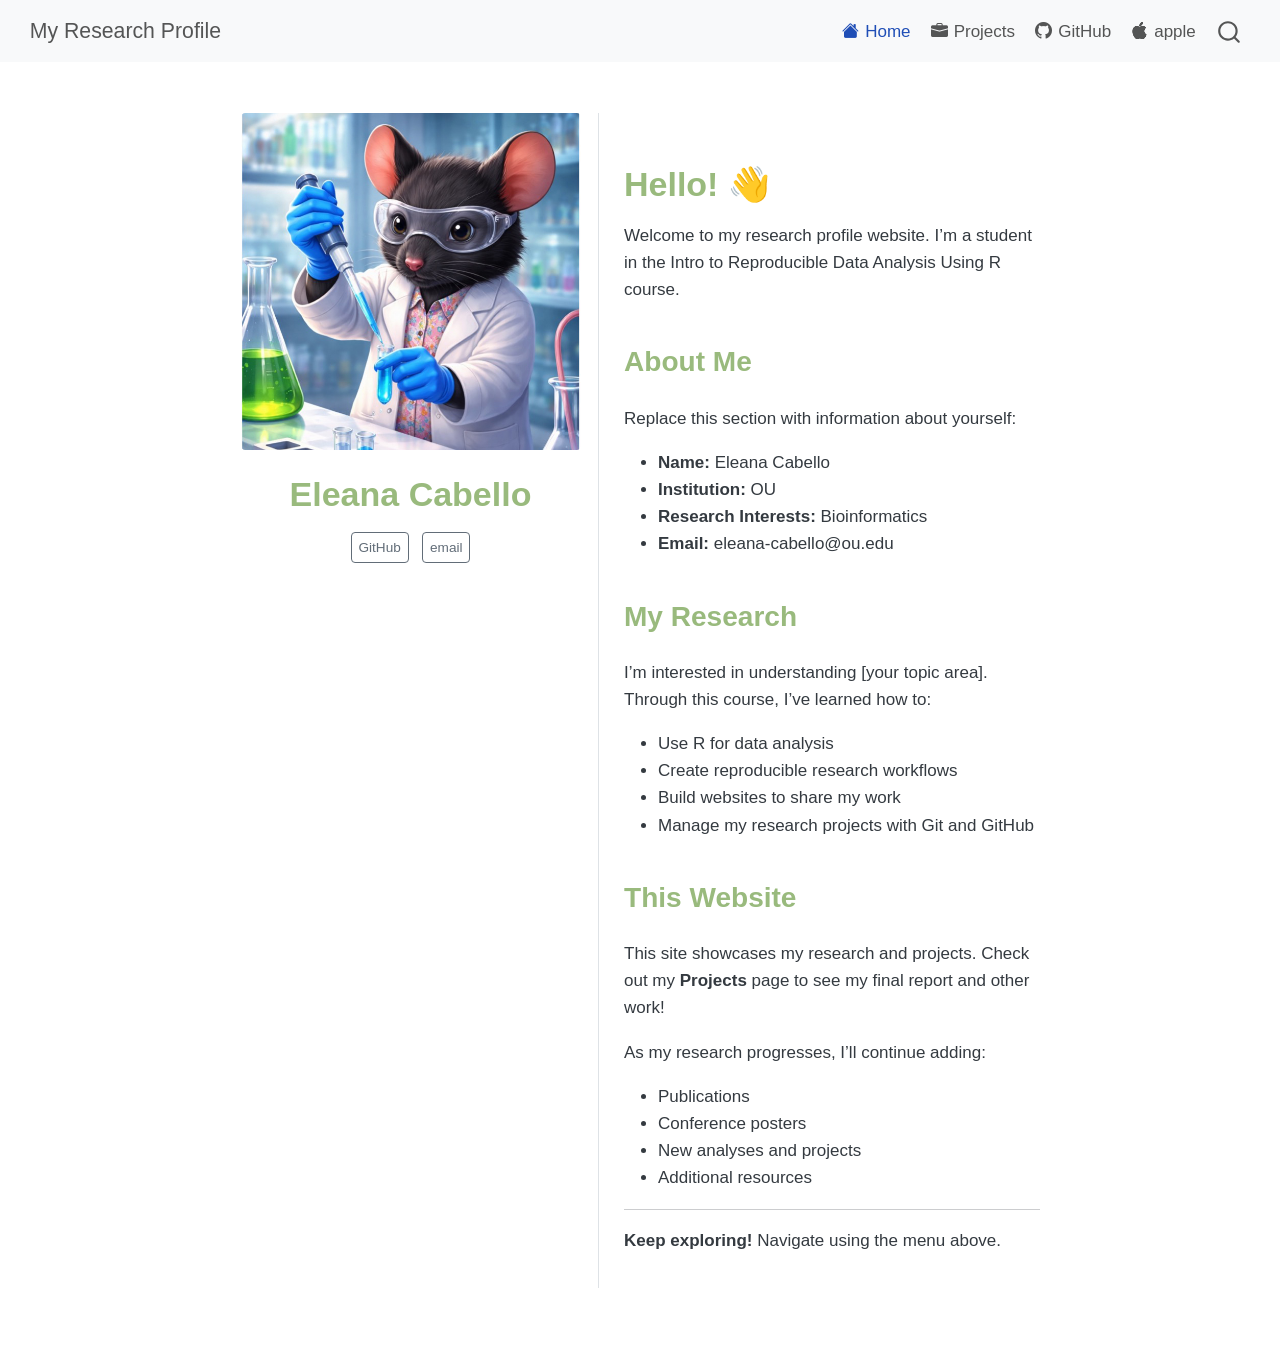
<file: docs/index.html>
<!DOCTYPE html>
<html xmlns="http://www.w3.org/1999/xhtml" lang="en" xml:lang="en"><head>

<meta charset="utf-8">
<meta name="generator" content="quarto-1.6.40">

<meta name="viewport" content="width=device-width, initial-scale=1.0, user-scalable=yes">


<title>Eleana Cabello – My Research Profile</title>
<style>
code{white-space: pre-wrap;}
span.smallcaps{font-variant: small-caps;}
div.columns{display: flex; gap: min(4vw, 1.5em);}
div.column{flex: auto; overflow-x: auto;}
div.hanging-indent{margin-left: 1.5em; text-indent: -1.5em;}
ul.task-list{list-style: none;}
ul.task-list li input[type="checkbox"] {
  width: 0.8em;
  margin: 0 0.8em 0.2em -1em; /* quarto-specific, see https://github.com/quarto-dev/quarto-cli/issues/4556 */ 
  vertical-align: middle;
}
</style>


<script src="site_libs/quarto-nav/quarto-nav.js"></script>
<script src="site_libs/quarto-nav/headroom.min.js"></script>
<script src="site_libs/clipboard/clipboard.min.js"></script>
<script src="site_libs/quarto-search/autocomplete.umd.js"></script>
<script src="site_libs/quarto-search/fuse.min.js"></script>
<script src="site_libs/quarto-search/quarto-search.js"></script>
<meta name="quarto:offset" content="./">
<script src="site_libs/quarto-html/quarto.js"></script>
<script src="site_libs/quarto-html/popper.min.js"></script>
<script src="site_libs/quarto-html/tippy.umd.min.js"></script>
<link href="site_libs/quarto-html/tippy.css" rel="stylesheet">
<link href="site_libs/quarto-html/quarto-syntax-highlighting-549806ee2085284f45b00abea8c6df48.css" rel="stylesheet" id="quarto-text-highlighting-styles">
<script src="site_libs/bootstrap/bootstrap.min.js"></script>
<link href="site_libs/bootstrap/bootstrap-icons.css" rel="stylesheet">
<link href="site_libs/bootstrap/bootstrap-dcc7d9e706e4adfbab8e3d6c7c60bab2.min.css" rel="stylesheet" append-hash="true" id="quarto-bootstrap" data-mode="light">
<script id="quarto-search-options" type="application/json">{
  "location": "navbar",
  "copy-button": false,
  "collapse-after": 3,
  "panel-placement": "end",
  "type": "overlay",
  "limit": 50,
  "keyboard-shortcut": [
    "f",
    "/",
    "s"
  ],
  "show-item-context": false,
  "language": {
    "search-no-results-text": "No results",
    "search-matching-documents-text": "matching documents",
    "search-copy-link-title": "Copy link to search",
    "search-hide-matches-text": "Hide additional matches",
    "search-more-match-text": "more match in this document",
    "search-more-matches-text": "more matches in this document",
    "search-clear-button-title": "Clear",
    "search-text-placeholder": "",
    "search-detached-cancel-button-title": "Cancel",
    "search-submit-button-title": "Submit",
    "search-label": "Search"
  }
}</script>


<link rel="stylesheet" href="styles.css">
</head>

<body class="nav-fixed fullcontent">

<div id="quarto-search-results"></div>
  <header id="quarto-header" class="headroom fixed-top">
    <nav class="navbar navbar-expand-lg " data-bs-theme="dark">
      <div class="navbar-container container-fluid">
      <div class="navbar-brand-container mx-auto">
    <a class="navbar-brand" href="./index.html">
    <span class="navbar-title">My Research Profile</span>
    </a>
  </div>
            <div id="quarto-search" class="" title="Search"></div>
          <button class="navbar-toggler" type="button" data-bs-toggle="collapse" data-bs-target="#navbarCollapse" aria-controls="navbarCollapse" role="menu" aria-expanded="false" aria-label="Toggle navigation" onclick="if (window.quartoToggleHeadroom) { window.quartoToggleHeadroom(); }">
  <span class="navbar-toggler-icon"></span>
</button>
          <div class="collapse navbar-collapse" id="navbarCollapse">
            <ul class="navbar-nav navbar-nav-scroll ms-auto">
  <li class="nav-item">
    <a class="nav-link active" href="./index.html" aria-current="page"> <i class="bi bi-house-fill" role="img">
</i> 
<span class="menu-text">Home</span></a>
  </li>  
  <li class="nav-item">
    <a class="nav-link" href="./projects.html"> <i class="bi bi-briefcase-fill" role="img">
</i> 
<span class="menu-text">Projects</span></a>
  </li>  
  <li class="nav-item">
    <a class="nav-link" href="https://github.com"> <i class="bi bi-github" role="img">
</i> 
<span class="menu-text">GitHub</span></a>
  </li>  
  <li class="nav-item">
    <a class="nav-link" href="https://github.com"> <i class="bi bi-apple" role="img">
</i> 
<span class="menu-text">apple</span></a>
  </li>  
</ul>
          </div> <!-- /navcollapse -->
            <div class="quarto-navbar-tools">
</div>
      </div> <!-- /container-fluid -->
    </nav>
</header>
<!-- content -->
<div id="quarto-content" class="quarto-container page-columns page-rows-contents page-layout-article page-navbar">
<!-- sidebar -->
<!-- margin-sidebar -->
    
<!-- main -->
<div class="quarto-about-trestles">
  <div class="about-entity">
    <img src="your photo.jpg" class="about-image
  rounded " style="width: 20em;">
<header id="title-block-header" class="quarto-title-block default">
<div class="quarto-title">
<h1 class="title">Eleana Cabello</h1>
</div>
<div class="quarto-title-meta">
  </div>
</header>
    <div class="about-links">
  <a href="/link" class="about-link" rel="" target="">
     <span class="about-link-text">GitHub</span>
  </a>
  <a href="/eleana-cabello@ou.edu" class="about-link" rel="" target="">
     <span class="about-link-text">email</span>
  </a>
</div>
  </div>
  <div class="about-contents"><main class="content" id="quarto-document-content">
<section id="hello" class="level1 columnpage">
<h1>Hello! 👋</h1>
<p>Welcome to my research profile website. I’m a student in the Intro to Reproducible Data Analysis Using R course.</p>
<section id="about-me" class="level2">
<h2 data-anchor-id="about-me">About Me</h2>
<p>Replace this section with information about yourself:</p>
<ul>
<li><strong>Name:</strong> Eleana Cabello</li>
<li><strong>Institution:</strong> OU</li>
<li><strong>Research Interests:</strong> Bioinformatics</li>
<li><strong>Email:</strong> eleana-cabello@ou.edu</li>
</ul>
</section>
<section id="my-research" class="level2">
<h2 data-anchor-id="my-research">My Research</h2>
<p>I’m interested in understanding [your topic area]. Through this course, I’ve learned how to:</p>
<ul>
<li>Use R for data analysis</li>
<li>Create reproducible research workflows</li>
<li>Build websites to share my work</li>
<li>Manage my research projects with Git and GitHub</li>
</ul>
</section>
<section id="this-website" class="level2">
<h2 data-anchor-id="this-website">This Website</h2>
<p>This site showcases my research and projects. Check out my <strong>Projects</strong> page to see my final report and other work!</p>
<p>As my research progresses, I’ll continue adding:</p>
<ul>
<li>Publications</li>
<li>Conference posters</li>
<li>New analyses and projects</li>
<li>Additional resources</li>
</ul>
<hr>
<p><strong>Keep exploring!</strong> Navigate using the menu above.</p>


</section>
</section>
</main></div>
</div>
 <!-- /main -->
<script id="quarto-html-after-body" type="application/javascript">
window.document.addEventListener("DOMContentLoaded", function (event) {
  const toggleBodyColorMode = (bsSheetEl) => {
    const mode = bsSheetEl.getAttribute("data-mode");
    const bodyEl = window.document.querySelector("body");
    if (mode === "dark") {
      bodyEl.classList.add("quarto-dark");
      bodyEl.classList.remove("quarto-light");
    } else {
      bodyEl.classList.add("quarto-light");
      bodyEl.classList.remove("quarto-dark");
    }
  }
  const toggleBodyColorPrimary = () => {
    const bsSheetEl = window.document.querySelector("link#quarto-bootstrap");
    if (bsSheetEl) {
      toggleBodyColorMode(bsSheetEl);
    }
  }
  toggleBodyColorPrimary();  
  const isCodeAnnotation = (el) => {
    for (const clz of el.classList) {
      if (clz.startsWith('code-annotation-')) {                     
        return true;
      }
    }
    return false;
  }
  const onCopySuccess = function(e) {
    // button target
    const button = e.trigger;
    // don't keep focus
    button.blur();
    // flash "checked"
    button.classList.add('code-copy-button-checked');
    var currentTitle = button.getAttribute("title");
    button.setAttribute("title", "Copied!");
    let tooltip;
    if (window.bootstrap) {
      button.setAttribute("data-bs-toggle", "tooltip");
      button.setAttribute("data-bs-placement", "left");
      button.setAttribute("data-bs-title", "Copied!");
      tooltip = new bootstrap.Tooltip(button, 
        { trigger: "manual", 
          customClass: "code-copy-button-tooltip",
          offset: [0, -8]});
      tooltip.show();    
    }
    setTimeout(function() {
      if (tooltip) {
        tooltip.hide();
        button.removeAttribute("data-bs-title");
        button.removeAttribute("data-bs-toggle");
        button.removeAttribute("data-bs-placement");
      }
      button.setAttribute("title", currentTitle);
      button.classList.remove('code-copy-button-checked');
    }, 1000);
    // clear code selection
    e.clearSelection();
  }
  const getTextToCopy = function(trigger) {
      const codeEl = trigger.previousElementSibling.cloneNode(true);
      for (const childEl of codeEl.children) {
        if (isCodeAnnotation(childEl)) {
          childEl.remove();
        }
      }
      return codeEl.innerText;
  }
  const clipboard = new window.ClipboardJS('.code-copy-button:not([data-in-quarto-modal])', {
    text: getTextToCopy
  });
  clipboard.on('success', onCopySuccess);
  if (window.document.getElementById('quarto-embedded-source-code-modal')) {
    const clipboardModal = new window.ClipboardJS('.code-copy-button[data-in-quarto-modal]', {
      text: getTextToCopy,
      container: window.document.getElementById('quarto-embedded-source-code-modal')
    });
    clipboardModal.on('success', onCopySuccess);
  }
    var localhostRegex = new RegExp(/^(?:http|https):\/\/localhost\:?[0-9]*\//);
    var mailtoRegex = new RegExp(/^mailto:/);
      var filterRegex = new RegExp('/' + window.location.host + '/');
    var isInternal = (href) => {
        return filterRegex.test(href) || localhostRegex.test(href) || mailtoRegex.test(href);
    }
    // Inspect non-navigation links and adorn them if external
 	var links = window.document.querySelectorAll('a[href]:not(.nav-link):not(.navbar-brand):not(.toc-action):not(.sidebar-link):not(.sidebar-item-toggle):not(.pagination-link):not(.no-external):not([aria-hidden]):not(.dropdown-item):not(.quarto-navigation-tool):not(.about-link)');
    for (var i=0; i<links.length; i++) {
      const link = links[i];
      if (!isInternal(link.href)) {
        // undo the damage that might have been done by quarto-nav.js in the case of
        // links that we want to consider external
        if (link.dataset.originalHref !== undefined) {
          link.href = link.dataset.originalHref;
        }
      }
    }
  function tippyHover(el, contentFn, onTriggerFn, onUntriggerFn) {
    const config = {
      allowHTML: true,
      maxWidth: 500,
      delay: 100,
      arrow: false,
      appendTo: function(el) {
          return el.parentElement;
      },
      interactive: true,
      interactiveBorder: 10,
      theme: 'quarto',
      placement: 'bottom-start',
    };
    if (contentFn) {
      config.content = contentFn;
    }
    if (onTriggerFn) {
      config.onTrigger = onTriggerFn;
    }
    if (onUntriggerFn) {
      config.onUntrigger = onUntriggerFn;
    }
    window.tippy(el, config); 
  }
  const noterefs = window.document.querySelectorAll('a[role="doc-noteref"]');
  for (var i=0; i<noterefs.length; i++) {
    const ref = noterefs[i];
    tippyHover(ref, function() {
      // use id or data attribute instead here
      let href = ref.getAttribute('data-footnote-href') || ref.getAttribute('href');
      try { href = new URL(href).hash; } catch {}
      const id = href.replace(/^#\/?/, "");
      const note = window.document.getElementById(id);
      if (note) {
        return note.innerHTML;
      } else {
        return "";
      }
    });
  }
  const xrefs = window.document.querySelectorAll('a.quarto-xref');
  const processXRef = (id, note) => {
    // Strip column container classes
    const stripColumnClz = (el) => {
      el.classList.remove("page-full", "page-columns");
      if (el.children) {
        for (const child of el.children) {
          stripColumnClz(child);
        }
      }
    }
    stripColumnClz(note)
    if (id === null || id.startsWith('sec-')) {
      // Special case sections, only their first couple elements
      const container = document.createElement("div");
      if (note.children && note.children.length > 2) {
        container.appendChild(note.children[0].cloneNode(true));
        for (let i = 1; i < note.children.length; i++) {
          const child = note.children[i];
          if (child.tagName === "P" && child.innerText === "") {
            continue;
          } else {
            container.appendChild(child.cloneNode(true));
            break;
          }
        }
        if (window.Quarto?.typesetMath) {
          window.Quarto.typesetMath(container);
        }
        return container.innerHTML
      } else {
        if (window.Quarto?.typesetMath) {
          window.Quarto.typesetMath(note);
        }
        return note.innerHTML;
      }
    } else {
      // Remove any anchor links if they are present
      const anchorLink = note.querySelector('a.anchorjs-link');
      if (anchorLink) {
        anchorLink.remove();
      }
      if (window.Quarto?.typesetMath) {
        window.Quarto.typesetMath(note);
      }
      if (note.classList.contains("callout")) {
        return note.outerHTML;
      } else {
        return note.innerHTML;
      }
    }
  }
  for (var i=0; i<xrefs.length; i++) {
    const xref = xrefs[i];
    tippyHover(xref, undefined, function(instance) {
      instance.disable();
      let url = xref.getAttribute('href');
      let hash = undefined; 
      if (url.startsWith('#')) {
        hash = url;
      } else {
        try { hash = new URL(url).hash; } catch {}
      }
      if (hash) {
        const id = hash.replace(/^#\/?/, "");
        const note = window.document.getElementById(id);
        if (note !== null) {
          try {
            const html = processXRef(id, note.cloneNode(true));
            instance.setContent(html);
          } finally {
            instance.enable();
            instance.show();
          }
        } else {
          // See if we can fetch this
          fetch(url.split('#')[0])
          .then(res => res.text())
          .then(html => {
            const parser = new DOMParser();
            const htmlDoc = parser.parseFromString(html, "text/html");
            const note = htmlDoc.getElementById(id);
            if (note !== null) {
              const html = processXRef(id, note);
              instance.setContent(html);
            } 
          }).finally(() => {
            instance.enable();
            instance.show();
          });
        }
      } else {
        // See if we can fetch a full url (with no hash to target)
        // This is a special case and we should probably do some content thinning / targeting
        fetch(url)
        .then(res => res.text())
        .then(html => {
          const parser = new DOMParser();
          const htmlDoc = parser.parseFromString(html, "text/html");
          const note = htmlDoc.querySelector('main.content');
          if (note !== null) {
            // This should only happen for chapter cross references
            // (since there is no id in the URL)
            // remove the first header
            if (note.children.length > 0 && note.children[0].tagName === "HEADER") {
              note.children[0].remove();
            }
            const html = processXRef(null, note);
            instance.setContent(html);
          } 
        }).finally(() => {
          instance.enable();
          instance.show();
        });
      }
    }, function(instance) {
    });
  }
      let selectedAnnoteEl;
      const selectorForAnnotation = ( cell, annotation) => {
        let cellAttr = 'data-code-cell="' + cell + '"';
        let lineAttr = 'data-code-annotation="' +  annotation + '"';
        const selector = 'span[' + cellAttr + '][' + lineAttr + ']';
        return selector;
      }
      const selectCodeLines = (annoteEl) => {
        const doc = window.document;
        const targetCell = annoteEl.getAttribute("data-target-cell");
        const targetAnnotation = annoteEl.getAttribute("data-target-annotation");
        const annoteSpan = window.document.querySelector(selectorForAnnotation(targetCell, targetAnnotation));
        const lines = annoteSpan.getAttribute("data-code-lines").split(",");
        const lineIds = lines.map((line) => {
          return targetCell + "-" + line;
        })
        let top = null;
        let height = null;
        let parent = null;
        if (lineIds.length > 0) {
            //compute the position of the single el (top and bottom and make a div)
            const el = window.document.getElementById(lineIds[0]);
            top = el.offsetTop;
            height = el.offsetHeight;
            parent = el.parentElement.parentElement;
          if (lineIds.length > 1) {
            const lastEl = window.document.getElementById(lineIds[lineIds.length - 1]);
            const bottom = lastEl.offsetTop + lastEl.offsetHeight;
            height = bottom - top;
          }
          if (top !== null && height !== null && parent !== null) {
            // cook up a div (if necessary) and position it 
            let div = window.document.getElementById("code-annotation-line-highlight");
            if (div === null) {
              div = window.document.createElement("div");
              div.setAttribute("id", "code-annotation-line-highlight");
              div.style.position = 'absolute';
              parent.appendChild(div);
            }
            div.style.top = top - 2 + "px";
            div.style.height = height + 4 + "px";
            div.style.left = 0;
            let gutterDiv = window.document.getElementById("code-annotation-line-highlight-gutter");
            if (gutterDiv === null) {
              gutterDiv = window.document.createElement("div");
              gutterDiv.setAttribute("id", "code-annotation-line-highlight-gutter");
              gutterDiv.style.position = 'absolute';
              const codeCell = window.document.getElementById(targetCell);
              const gutter = codeCell.querySelector('.code-annotation-gutter');
              gutter.appendChild(gutterDiv);
            }
            gutterDiv.style.top = top - 2 + "px";
            gutterDiv.style.height = height + 4 + "px";
          }
          selectedAnnoteEl = annoteEl;
        }
      };
      const unselectCodeLines = () => {
        const elementsIds = ["code-annotation-line-highlight", "code-annotation-line-highlight-gutter"];
        elementsIds.forEach((elId) => {
          const div = window.document.getElementById(elId);
          if (div) {
            div.remove();
          }
        });
        selectedAnnoteEl = undefined;
      };
        // Handle positioning of the toggle
    window.addEventListener(
      "resize",
      throttle(() => {
        elRect = undefined;
        if (selectedAnnoteEl) {
          selectCodeLines(selectedAnnoteEl);
        }
      }, 10)
    );
    function throttle(fn, ms) {
    let throttle = false;
    let timer;
      return (...args) => {
        if(!throttle) { // first call gets through
            fn.apply(this, args);
            throttle = true;
        } else { // all the others get throttled
            if(timer) clearTimeout(timer); // cancel #2
            timer = setTimeout(() => {
              fn.apply(this, args);
              timer = throttle = false;
            }, ms);
        }
      };
    }
      // Attach click handler to the DT
      const annoteDls = window.document.querySelectorAll('dt[data-target-cell]');
      for (const annoteDlNode of annoteDls) {
        annoteDlNode.addEventListener('click', (event) => {
          const clickedEl = event.target;
          if (clickedEl !== selectedAnnoteEl) {
            unselectCodeLines();
            const activeEl = window.document.querySelector('dt[data-target-cell].code-annotation-active');
            if (activeEl) {
              activeEl.classList.remove('code-annotation-active');
            }
            selectCodeLines(clickedEl);
            clickedEl.classList.add('code-annotation-active');
          } else {
            // Unselect the line
            unselectCodeLines();
            clickedEl.classList.remove('code-annotation-active');
          }
        });
      }
  const findCites = (el) => {
    const parentEl = el.parentElement;
    if (parentEl) {
      const cites = parentEl.dataset.cites;
      if (cites) {
        return {
          el,
          cites: cites.split(' ')
        };
      } else {
        return findCites(el.parentElement)
      }
    } else {
      return undefined;
    }
  };
  var bibliorefs = window.document.querySelectorAll('a[role="doc-biblioref"]');
  for (var i=0; i<bibliorefs.length; i++) {
    const ref = bibliorefs[i];
    const citeInfo = findCites(ref);
    if (citeInfo) {
      tippyHover(citeInfo.el, function() {
        var popup = window.document.createElement('div');
        citeInfo.cites.forEach(function(cite) {
          var citeDiv = window.document.createElement('div');
          citeDiv.classList.add('hanging-indent');
          citeDiv.classList.add('csl-entry');
          var biblioDiv = window.document.getElementById('ref-' + cite);
          if (biblioDiv) {
            citeDiv.innerHTML = biblioDiv.innerHTML;
          }
          popup.appendChild(citeDiv);
        });
        return popup.innerHTML;
      });
    }
  }
});
</script>
</div> <!-- /content -->




</body></html>
</file>
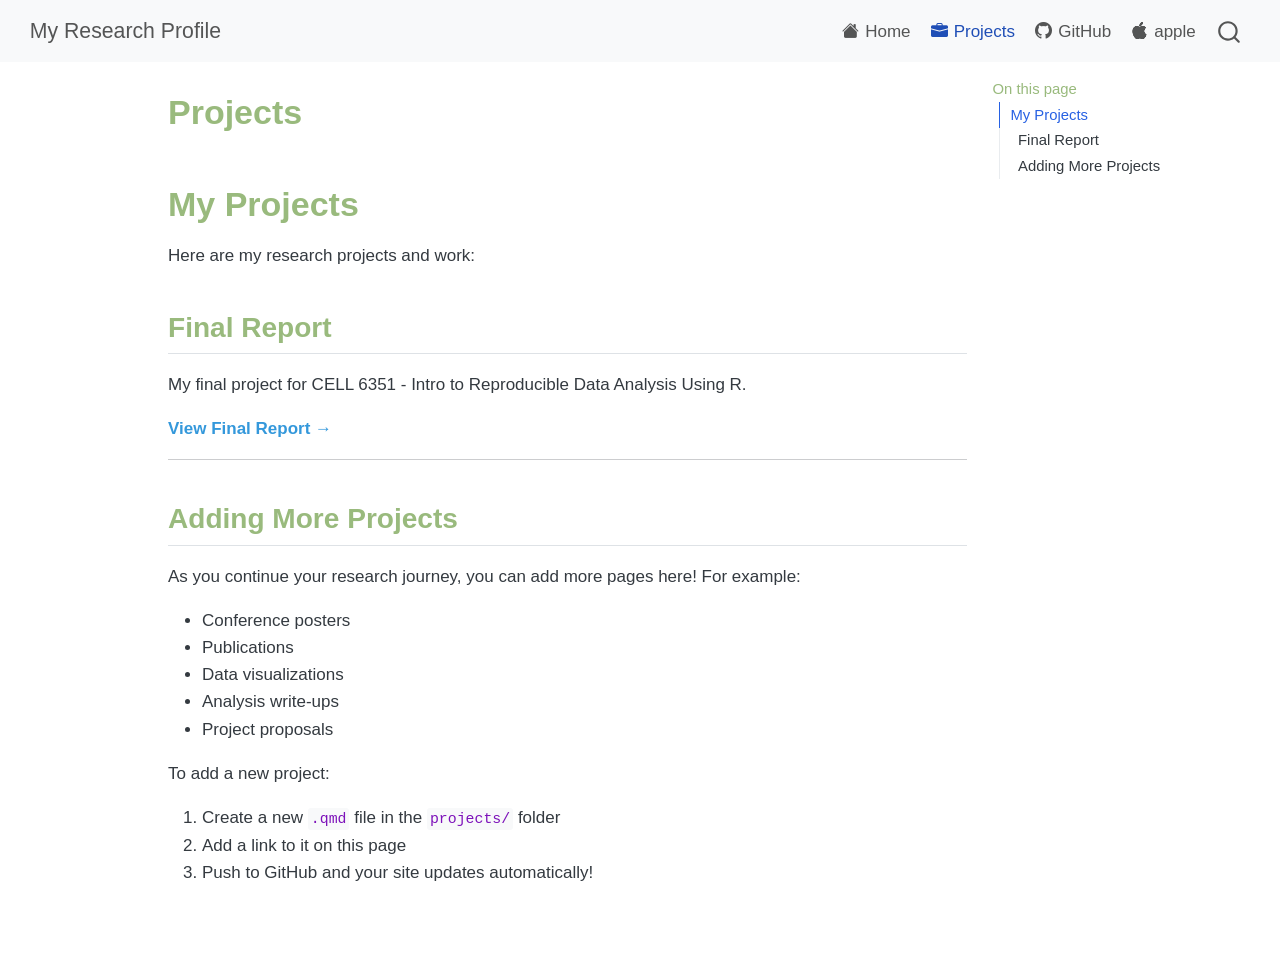
<file: docs/projects.html>
<!DOCTYPE html>
<html xmlns="http://www.w3.org/1999/xhtml" lang="en" xml:lang="en"><head>

<meta charset="utf-8">
<meta name="generator" content="quarto-1.6.40">

<meta name="viewport" content="width=device-width, initial-scale=1.0, user-scalable=yes">


<title>Projects – My Research Profile</title>
<style>
code{white-space: pre-wrap;}
span.smallcaps{font-variant: small-caps;}
div.columns{display: flex; gap: min(4vw, 1.5em);}
div.column{flex: auto; overflow-x: auto;}
div.hanging-indent{margin-left: 1.5em; text-indent: -1.5em;}
ul.task-list{list-style: none;}
ul.task-list li input[type="checkbox"] {
  width: 0.8em;
  margin: 0 0.8em 0.2em -1em; /* quarto-specific, see https://github.com/quarto-dev/quarto-cli/issues/4556 */ 
  vertical-align: middle;
}
</style>


<script src="site_libs/quarto-nav/quarto-nav.js"></script>
<script src="site_libs/quarto-nav/headroom.min.js"></script>
<script src="site_libs/clipboard/clipboard.min.js"></script>
<script src="site_libs/quarto-search/autocomplete.umd.js"></script>
<script src="site_libs/quarto-search/fuse.min.js"></script>
<script src="site_libs/quarto-search/quarto-search.js"></script>
<meta name="quarto:offset" content="./">
<script src="site_libs/quarto-html/quarto.js"></script>
<script src="site_libs/quarto-html/popper.min.js"></script>
<script src="site_libs/quarto-html/tippy.umd.min.js"></script>
<script src="site_libs/quarto-html/anchor.min.js"></script>
<link href="site_libs/quarto-html/tippy.css" rel="stylesheet">
<link href="site_libs/quarto-html/quarto-syntax-highlighting-549806ee2085284f45b00abea8c6df48.css" rel="stylesheet" id="quarto-text-highlighting-styles">
<script src="site_libs/bootstrap/bootstrap.min.js"></script>
<link href="site_libs/bootstrap/bootstrap-icons.css" rel="stylesheet">
<link href="site_libs/bootstrap/bootstrap-dcc7d9e706e4adfbab8e3d6c7c60bab2.min.css" rel="stylesheet" append-hash="true" id="quarto-bootstrap" data-mode="light">
<script id="quarto-search-options" type="application/json">{
  "location": "navbar",
  "copy-button": false,
  "collapse-after": 3,
  "panel-placement": "end",
  "type": "overlay",
  "limit": 50,
  "keyboard-shortcut": [
    "f",
    "/",
    "s"
  ],
  "show-item-context": false,
  "language": {
    "search-no-results-text": "No results",
    "search-matching-documents-text": "matching documents",
    "search-copy-link-title": "Copy link to search",
    "search-hide-matches-text": "Hide additional matches",
    "search-more-match-text": "more match in this document",
    "search-more-matches-text": "more matches in this document",
    "search-clear-button-title": "Clear",
    "search-text-placeholder": "",
    "search-detached-cancel-button-title": "Cancel",
    "search-submit-button-title": "Submit",
    "search-label": "Search"
  }
}</script>


<link rel="stylesheet" href="styles.css">
</head>

<body class="nav-fixed">

<div id="quarto-search-results"></div>
  <header id="quarto-header" class="headroom fixed-top">
    <nav class="navbar navbar-expand-lg " data-bs-theme="dark">
      <div class="navbar-container container-fluid">
      <div class="navbar-brand-container mx-auto">
    <a class="navbar-brand" href="./index.html">
    <span class="navbar-title">My Research Profile</span>
    </a>
  </div>
            <div id="quarto-search" class="" title="Search"></div>
          <button class="navbar-toggler" type="button" data-bs-toggle="collapse" data-bs-target="#navbarCollapse" aria-controls="navbarCollapse" role="menu" aria-expanded="false" aria-label="Toggle navigation" onclick="if (window.quartoToggleHeadroom) { window.quartoToggleHeadroom(); }">
  <span class="navbar-toggler-icon"></span>
</button>
          <div class="collapse navbar-collapse" id="navbarCollapse">
            <ul class="navbar-nav navbar-nav-scroll ms-auto">
  <li class="nav-item">
    <a class="nav-link" href="./index.html"> <i class="bi bi-house-fill" role="img">
</i> 
<span class="menu-text">Home</span></a>
  </li>  
  <li class="nav-item">
    <a class="nav-link active" href="./projects.html" aria-current="page"> <i class="bi bi-briefcase-fill" role="img">
</i> 
<span class="menu-text">Projects</span></a>
  </li>  
  <li class="nav-item">
    <a class="nav-link" href="https://github.com"> <i class="bi bi-github" role="img">
</i> 
<span class="menu-text">GitHub</span></a>
  </li>  
  <li class="nav-item">
    <a class="nav-link" href="https://github.com"> <i class="bi bi-apple" role="img">
</i> 
<span class="menu-text">apple</span></a>
  </li>  
</ul>
          </div> <!-- /navcollapse -->
            <div class="quarto-navbar-tools">
</div>
      </div> <!-- /container-fluid -->
    </nav>
</header>
<!-- content -->
<div id="quarto-content" class="quarto-container page-columns page-rows-contents page-layout-article page-navbar">
<!-- sidebar -->
<!-- margin-sidebar -->
    <div id="quarto-margin-sidebar" class="sidebar margin-sidebar">
        <nav id="TOC" role="doc-toc" class="toc-active">
    <h2 id="toc-title">On this page</h2>
   
  <ul>
  <li><a href="#my-projects" id="toc-my-projects" class="nav-link active" data-scroll-target="#my-projects">My Projects</a>
  <ul class="collapse">
  <li><a href="#final-report" id="toc-final-report" class="nav-link" data-scroll-target="#final-report">Final Report</a></li>
  <li><a href="#adding-more-projects" id="toc-adding-more-projects" class="nav-link" data-scroll-target="#adding-more-projects">Adding More Projects</a></li>
  </ul></li>
  </ul>
</nav>
    </div>
<!-- main -->
<main class="content" id="quarto-document-content">

<header id="title-block-header" class="quarto-title-block default">
<div class="quarto-title">
<h1 class="title">Projects</h1>
</div>



<div class="quarto-title-meta">

    
  
    
  </div>
  


</header>


<section id="my-projects" class="level1">
<h1>My Projects</h1>
<p>Here are my research projects and work:</p>
<section id="final-report" class="level2">
<h2 class="anchored" data-anchor-id="final-report">Final Report</h2>
<p>My final project for CELL 6351 - Intro to Reproducible Data Analysis Using R.</p>
<p><a href="./projects/final-report.html"><strong>View Final Report</strong> →</a></p>
<hr>
</section>
<section id="adding-more-projects" class="level2">
<h2 class="anchored" data-anchor-id="adding-more-projects">Adding More Projects</h2>
<p>As you continue your research journey, you can add more pages here! For example:</p>
<ul>
<li>Conference posters</li>
<li>Publications</li>
<li>Data visualizations</li>
<li>Analysis write-ups</li>
<li>Project proposals</li>
</ul>
<p>To add a new project:</p>
<ol type="1">
<li>Create a new <code>.qmd</code> file in the <code>projects/</code> folder</li>
<li>Add a link to it on this page</li>
<li>Push to GitHub and your site updates automatically!</li>
</ol>


</section>
</section>

</main> <!-- /main -->
<script id="quarto-html-after-body" type="application/javascript">
window.document.addEventListener("DOMContentLoaded", function (event) {
  const toggleBodyColorMode = (bsSheetEl) => {
    const mode = bsSheetEl.getAttribute("data-mode");
    const bodyEl = window.document.querySelector("body");
    if (mode === "dark") {
      bodyEl.classList.add("quarto-dark");
      bodyEl.classList.remove("quarto-light");
    } else {
      bodyEl.classList.add("quarto-light");
      bodyEl.classList.remove("quarto-dark");
    }
  }
  const toggleBodyColorPrimary = () => {
    const bsSheetEl = window.document.querySelector("link#quarto-bootstrap");
    if (bsSheetEl) {
      toggleBodyColorMode(bsSheetEl);
    }
  }
  toggleBodyColorPrimary();  
  const icon = "";
  const anchorJS = new window.AnchorJS();
  anchorJS.options = {
    placement: 'right',
    icon: icon
  };
  anchorJS.add('.anchored');
  const isCodeAnnotation = (el) => {
    for (const clz of el.classList) {
      if (clz.startsWith('code-annotation-')) {                     
        return true;
      }
    }
    return false;
  }
  const onCopySuccess = function(e) {
    // button target
    const button = e.trigger;
    // don't keep focus
    button.blur();
    // flash "checked"
    button.classList.add('code-copy-button-checked');
    var currentTitle = button.getAttribute("title");
    button.setAttribute("title", "Copied!");
    let tooltip;
    if (window.bootstrap) {
      button.setAttribute("data-bs-toggle", "tooltip");
      button.setAttribute("data-bs-placement", "left");
      button.setAttribute("data-bs-title", "Copied!");
      tooltip = new bootstrap.Tooltip(button, 
        { trigger: "manual", 
          customClass: "code-copy-button-tooltip",
          offset: [0, -8]});
      tooltip.show();    
    }
    setTimeout(function() {
      if (tooltip) {
        tooltip.hide();
        button.removeAttribute("data-bs-title");
        button.removeAttribute("data-bs-toggle");
        button.removeAttribute("data-bs-placement");
      }
      button.setAttribute("title", currentTitle);
      button.classList.remove('code-copy-button-checked');
    }, 1000);
    // clear code selection
    e.clearSelection();
  }
  const getTextToCopy = function(trigger) {
      const codeEl = trigger.previousElementSibling.cloneNode(true);
      for (const childEl of codeEl.children) {
        if (isCodeAnnotation(childEl)) {
          childEl.remove();
        }
      }
      return codeEl.innerText;
  }
  const clipboard = new window.ClipboardJS('.code-copy-button:not([data-in-quarto-modal])', {
    text: getTextToCopy
  });
  clipboard.on('success', onCopySuccess);
  if (window.document.getElementById('quarto-embedded-source-code-modal')) {
    const clipboardModal = new window.ClipboardJS('.code-copy-button[data-in-quarto-modal]', {
      text: getTextToCopy,
      container: window.document.getElementById('quarto-embedded-source-code-modal')
    });
    clipboardModal.on('success', onCopySuccess);
  }
    var localhostRegex = new RegExp(/^(?:http|https):\/\/localhost\:?[0-9]*\//);
    var mailtoRegex = new RegExp(/^mailto:/);
      var filterRegex = new RegExp('/' + window.location.host + '/');
    var isInternal = (href) => {
        return filterRegex.test(href) || localhostRegex.test(href) || mailtoRegex.test(href);
    }
    // Inspect non-navigation links and adorn them if external
 	var links = window.document.querySelectorAll('a[href]:not(.nav-link):not(.navbar-brand):not(.toc-action):not(.sidebar-link):not(.sidebar-item-toggle):not(.pagination-link):not(.no-external):not([aria-hidden]):not(.dropdown-item):not(.quarto-navigation-tool):not(.about-link)');
    for (var i=0; i<links.length; i++) {
      const link = links[i];
      if (!isInternal(link.href)) {
        // undo the damage that might have been done by quarto-nav.js in the case of
        // links that we want to consider external
        if (link.dataset.originalHref !== undefined) {
          link.href = link.dataset.originalHref;
        }
      }
    }
  function tippyHover(el, contentFn, onTriggerFn, onUntriggerFn) {
    const config = {
      allowHTML: true,
      maxWidth: 500,
      delay: 100,
      arrow: false,
      appendTo: function(el) {
          return el.parentElement;
      },
      interactive: true,
      interactiveBorder: 10,
      theme: 'quarto',
      placement: 'bottom-start',
    };
    if (contentFn) {
      config.content = contentFn;
    }
    if (onTriggerFn) {
      config.onTrigger = onTriggerFn;
    }
    if (onUntriggerFn) {
      config.onUntrigger = onUntriggerFn;
    }
    window.tippy(el, config); 
  }
  const noterefs = window.document.querySelectorAll('a[role="doc-noteref"]');
  for (var i=0; i<noterefs.length; i++) {
    const ref = noterefs[i];
    tippyHover(ref, function() {
      // use id or data attribute instead here
      let href = ref.getAttribute('data-footnote-href') || ref.getAttribute('href');
      try { href = new URL(href).hash; } catch {}
      const id = href.replace(/^#\/?/, "");
      const note = window.document.getElementById(id);
      if (note) {
        return note.innerHTML;
      } else {
        return "";
      }
    });
  }
  const xrefs = window.document.querySelectorAll('a.quarto-xref');
  const processXRef = (id, note) => {
    // Strip column container classes
    const stripColumnClz = (el) => {
      el.classList.remove("page-full", "page-columns");
      if (el.children) {
        for (const child of el.children) {
          stripColumnClz(child);
        }
      }
    }
    stripColumnClz(note)
    if (id === null || id.startsWith('sec-')) {
      // Special case sections, only their first couple elements
      const container = document.createElement("div");
      if (note.children && note.children.length > 2) {
        container.appendChild(note.children[0].cloneNode(true));
        for (let i = 1; i < note.children.length; i++) {
          const child = note.children[i];
          if (child.tagName === "P" && child.innerText === "") {
            continue;
          } else {
            container.appendChild(child.cloneNode(true));
            break;
          }
        }
        if (window.Quarto?.typesetMath) {
          window.Quarto.typesetMath(container);
        }
        return container.innerHTML
      } else {
        if (window.Quarto?.typesetMath) {
          window.Quarto.typesetMath(note);
        }
        return note.innerHTML;
      }
    } else {
      // Remove any anchor links if they are present
      const anchorLink = note.querySelector('a.anchorjs-link');
      if (anchorLink) {
        anchorLink.remove();
      }
      if (window.Quarto?.typesetMath) {
        window.Quarto.typesetMath(note);
      }
      if (note.classList.contains("callout")) {
        return note.outerHTML;
      } else {
        return note.innerHTML;
      }
    }
  }
  for (var i=0; i<xrefs.length; i++) {
    const xref = xrefs[i];
    tippyHover(xref, undefined, function(instance) {
      instance.disable();
      let url = xref.getAttribute('href');
      let hash = undefined; 
      if (url.startsWith('#')) {
        hash = url;
      } else {
        try { hash = new URL(url).hash; } catch {}
      }
      if (hash) {
        const id = hash.replace(/^#\/?/, "");
        const note = window.document.getElementById(id);
        if (note !== null) {
          try {
            const html = processXRef(id, note.cloneNode(true));
            instance.setContent(html);
          } finally {
            instance.enable();
            instance.show();
          }
        } else {
          // See if we can fetch this
          fetch(url.split('#')[0])
          .then(res => res.text())
          .then(html => {
            const parser = new DOMParser();
            const htmlDoc = parser.parseFromString(html, "text/html");
            const note = htmlDoc.getElementById(id);
            if (note !== null) {
              const html = processXRef(id, note);
              instance.setContent(html);
            } 
          }).finally(() => {
            instance.enable();
            instance.show();
          });
        }
      } else {
        // See if we can fetch a full url (with no hash to target)
        // This is a special case and we should probably do some content thinning / targeting
        fetch(url)
        .then(res => res.text())
        .then(html => {
          const parser = new DOMParser();
          const htmlDoc = parser.parseFromString(html, "text/html");
          const note = htmlDoc.querySelector('main.content');
          if (note !== null) {
            // This should only happen for chapter cross references
            // (since there is no id in the URL)
            // remove the first header
            if (note.children.length > 0 && note.children[0].tagName === "HEADER") {
              note.children[0].remove();
            }
            const html = processXRef(null, note);
            instance.setContent(html);
          } 
        }).finally(() => {
          instance.enable();
          instance.show();
        });
      }
    }, function(instance) {
    });
  }
      let selectedAnnoteEl;
      const selectorForAnnotation = ( cell, annotation) => {
        let cellAttr = 'data-code-cell="' + cell + '"';
        let lineAttr = 'data-code-annotation="' +  annotation + '"';
        const selector = 'span[' + cellAttr + '][' + lineAttr + ']';
        return selector;
      }
      const selectCodeLines = (annoteEl) => {
        const doc = window.document;
        const targetCell = annoteEl.getAttribute("data-target-cell");
        const targetAnnotation = annoteEl.getAttribute("data-target-annotation");
        const annoteSpan = window.document.querySelector(selectorForAnnotation(targetCell, targetAnnotation));
        const lines = annoteSpan.getAttribute("data-code-lines").split(",");
        const lineIds = lines.map((line) => {
          return targetCell + "-" + line;
        })
        let top = null;
        let height = null;
        let parent = null;
        if (lineIds.length > 0) {
            //compute the position of the single el (top and bottom and make a div)
            const el = window.document.getElementById(lineIds[0]);
            top = el.offsetTop;
            height = el.offsetHeight;
            parent = el.parentElement.parentElement;
          if (lineIds.length > 1) {
            const lastEl = window.document.getElementById(lineIds[lineIds.length - 1]);
            const bottom = lastEl.offsetTop + lastEl.offsetHeight;
            height = bottom - top;
          }
          if (top !== null && height !== null && parent !== null) {
            // cook up a div (if necessary) and position it 
            let div = window.document.getElementById("code-annotation-line-highlight");
            if (div === null) {
              div = window.document.createElement("div");
              div.setAttribute("id", "code-annotation-line-highlight");
              div.style.position = 'absolute';
              parent.appendChild(div);
            }
            div.style.top = top - 2 + "px";
            div.style.height = height + 4 + "px";
            div.style.left = 0;
            let gutterDiv = window.document.getElementById("code-annotation-line-highlight-gutter");
            if (gutterDiv === null) {
              gutterDiv = window.document.createElement("div");
              gutterDiv.setAttribute("id", "code-annotation-line-highlight-gutter");
              gutterDiv.style.position = 'absolute';
              const codeCell = window.document.getElementById(targetCell);
              const gutter = codeCell.querySelector('.code-annotation-gutter');
              gutter.appendChild(gutterDiv);
            }
            gutterDiv.style.top = top - 2 + "px";
            gutterDiv.style.height = height + 4 + "px";
          }
          selectedAnnoteEl = annoteEl;
        }
      };
      const unselectCodeLines = () => {
        const elementsIds = ["code-annotation-line-highlight", "code-annotation-line-highlight-gutter"];
        elementsIds.forEach((elId) => {
          const div = window.document.getElementById(elId);
          if (div) {
            div.remove();
          }
        });
        selectedAnnoteEl = undefined;
      };
        // Handle positioning of the toggle
    window.addEventListener(
      "resize",
      throttle(() => {
        elRect = undefined;
        if (selectedAnnoteEl) {
          selectCodeLines(selectedAnnoteEl);
        }
      }, 10)
    );
    function throttle(fn, ms) {
    let throttle = false;
    let timer;
      return (...args) => {
        if(!throttle) { // first call gets through
            fn.apply(this, args);
            throttle = true;
        } else { // all the others get throttled
            if(timer) clearTimeout(timer); // cancel #2
            timer = setTimeout(() => {
              fn.apply(this, args);
              timer = throttle = false;
            }, ms);
        }
      };
    }
      // Attach click handler to the DT
      const annoteDls = window.document.querySelectorAll('dt[data-target-cell]');
      for (const annoteDlNode of annoteDls) {
        annoteDlNode.addEventListener('click', (event) => {
          const clickedEl = event.target;
          if (clickedEl !== selectedAnnoteEl) {
            unselectCodeLines();
            const activeEl = window.document.querySelector('dt[data-target-cell].code-annotation-active');
            if (activeEl) {
              activeEl.classList.remove('code-annotation-active');
            }
            selectCodeLines(clickedEl);
            clickedEl.classList.add('code-annotation-active');
          } else {
            // Unselect the line
            unselectCodeLines();
            clickedEl.classList.remove('code-annotation-active');
          }
        });
      }
  const findCites = (el) => {
    const parentEl = el.parentElement;
    if (parentEl) {
      const cites = parentEl.dataset.cites;
      if (cites) {
        return {
          el,
          cites: cites.split(' ')
        };
      } else {
        return findCites(el.parentElement)
      }
    } else {
      return undefined;
    }
  };
  var bibliorefs = window.document.querySelectorAll('a[role="doc-biblioref"]');
  for (var i=0; i<bibliorefs.length; i++) {
    const ref = bibliorefs[i];
    const citeInfo = findCites(ref);
    if (citeInfo) {
      tippyHover(citeInfo.el, function() {
        var popup = window.document.createElement('div');
        citeInfo.cites.forEach(function(cite) {
          var citeDiv = window.document.createElement('div');
          citeDiv.classList.add('hanging-indent');
          citeDiv.classList.add('csl-entry');
          var biblioDiv = window.document.getElementById('ref-' + cite);
          if (biblioDiv) {
            citeDiv.innerHTML = biblioDiv.innerHTML;
          }
          popup.appendChild(citeDiv);
        });
        return popup.innerHTML;
      });
    }
  }
});
</script>
</div> <!-- /content -->




</body></html>
</file>
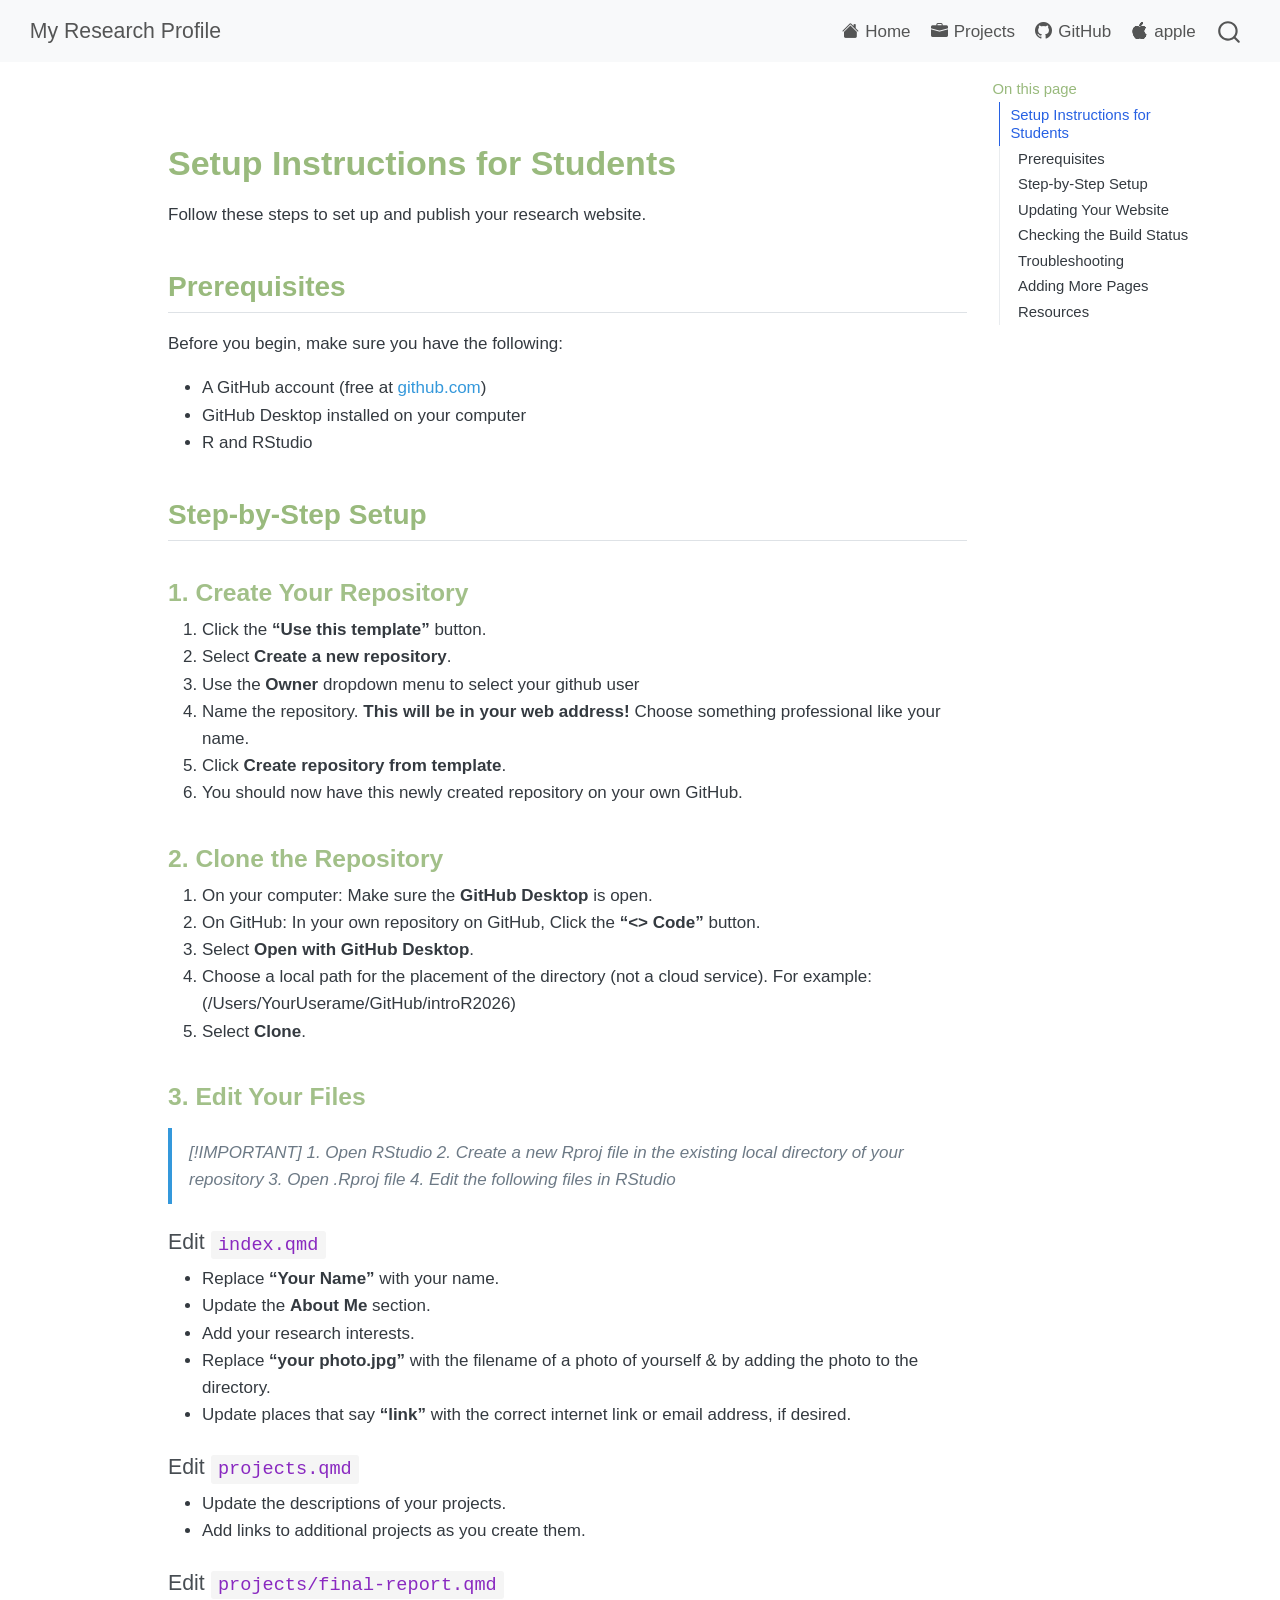
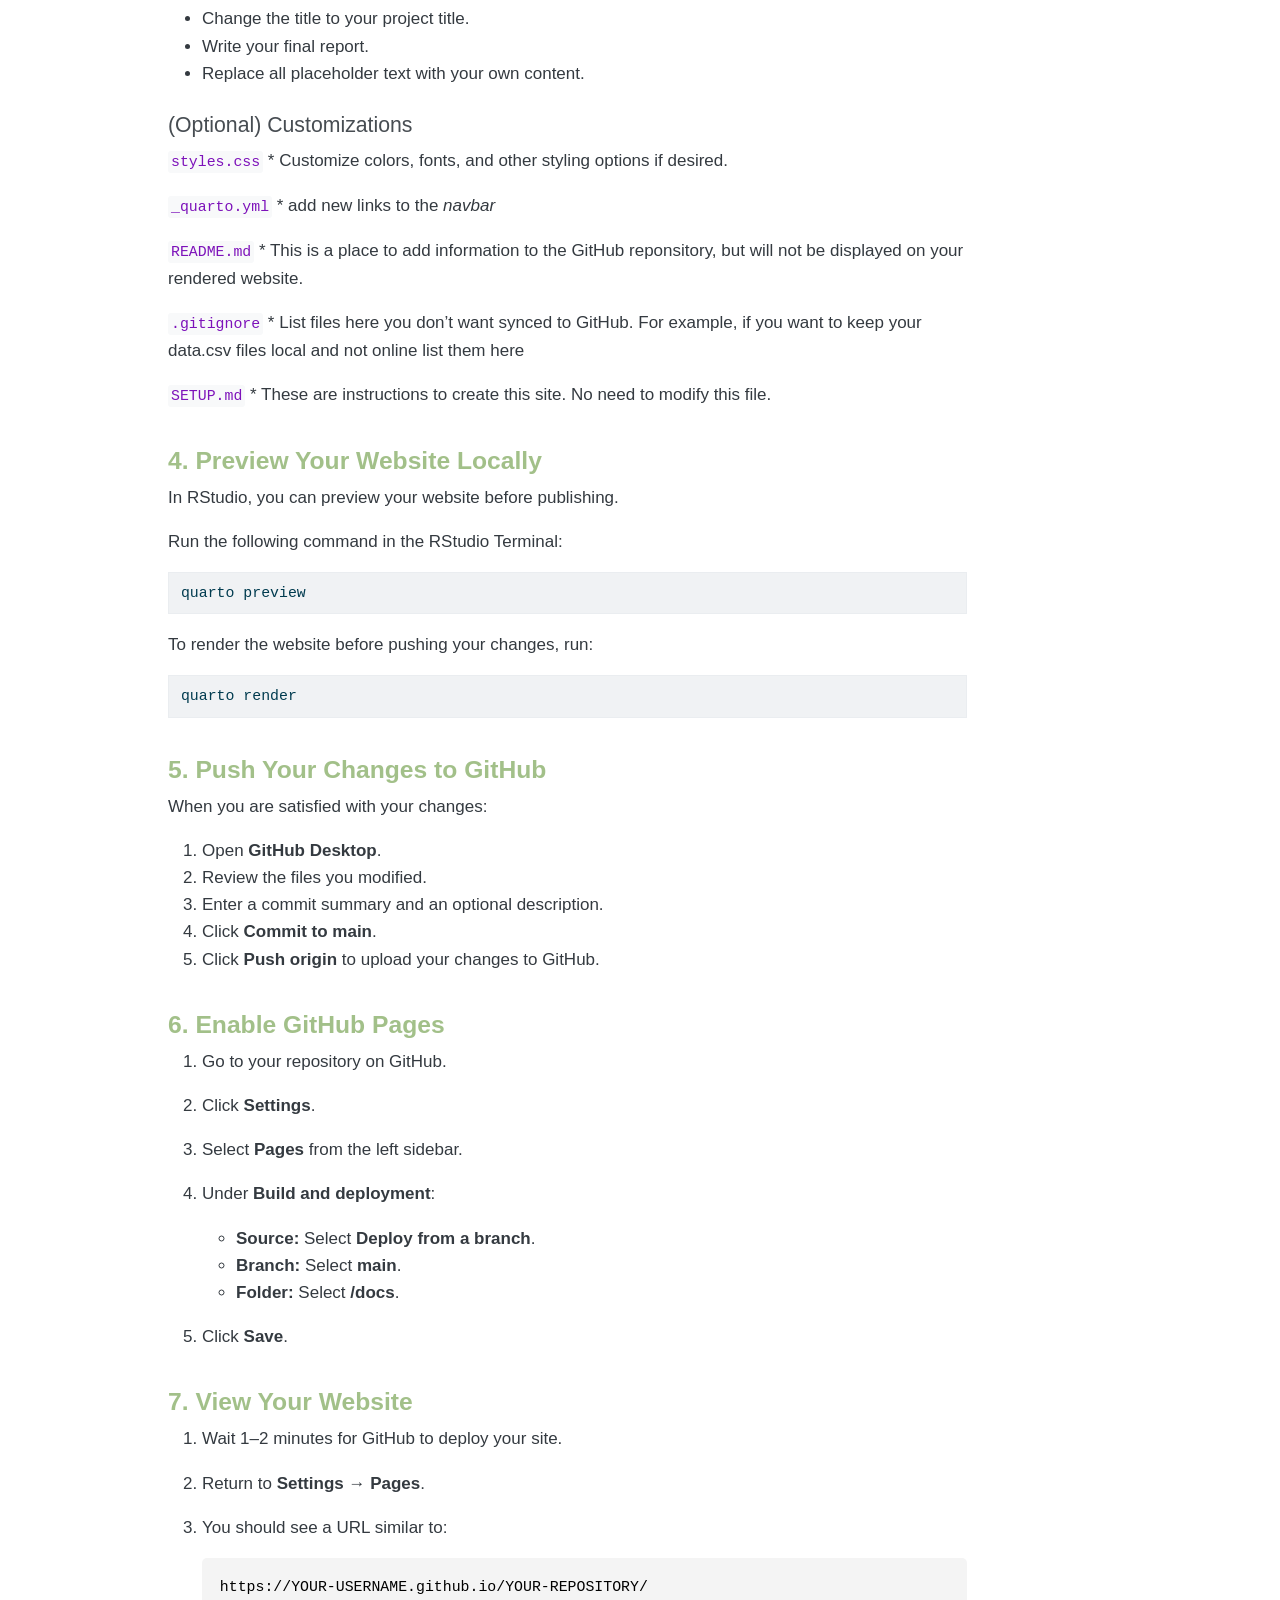
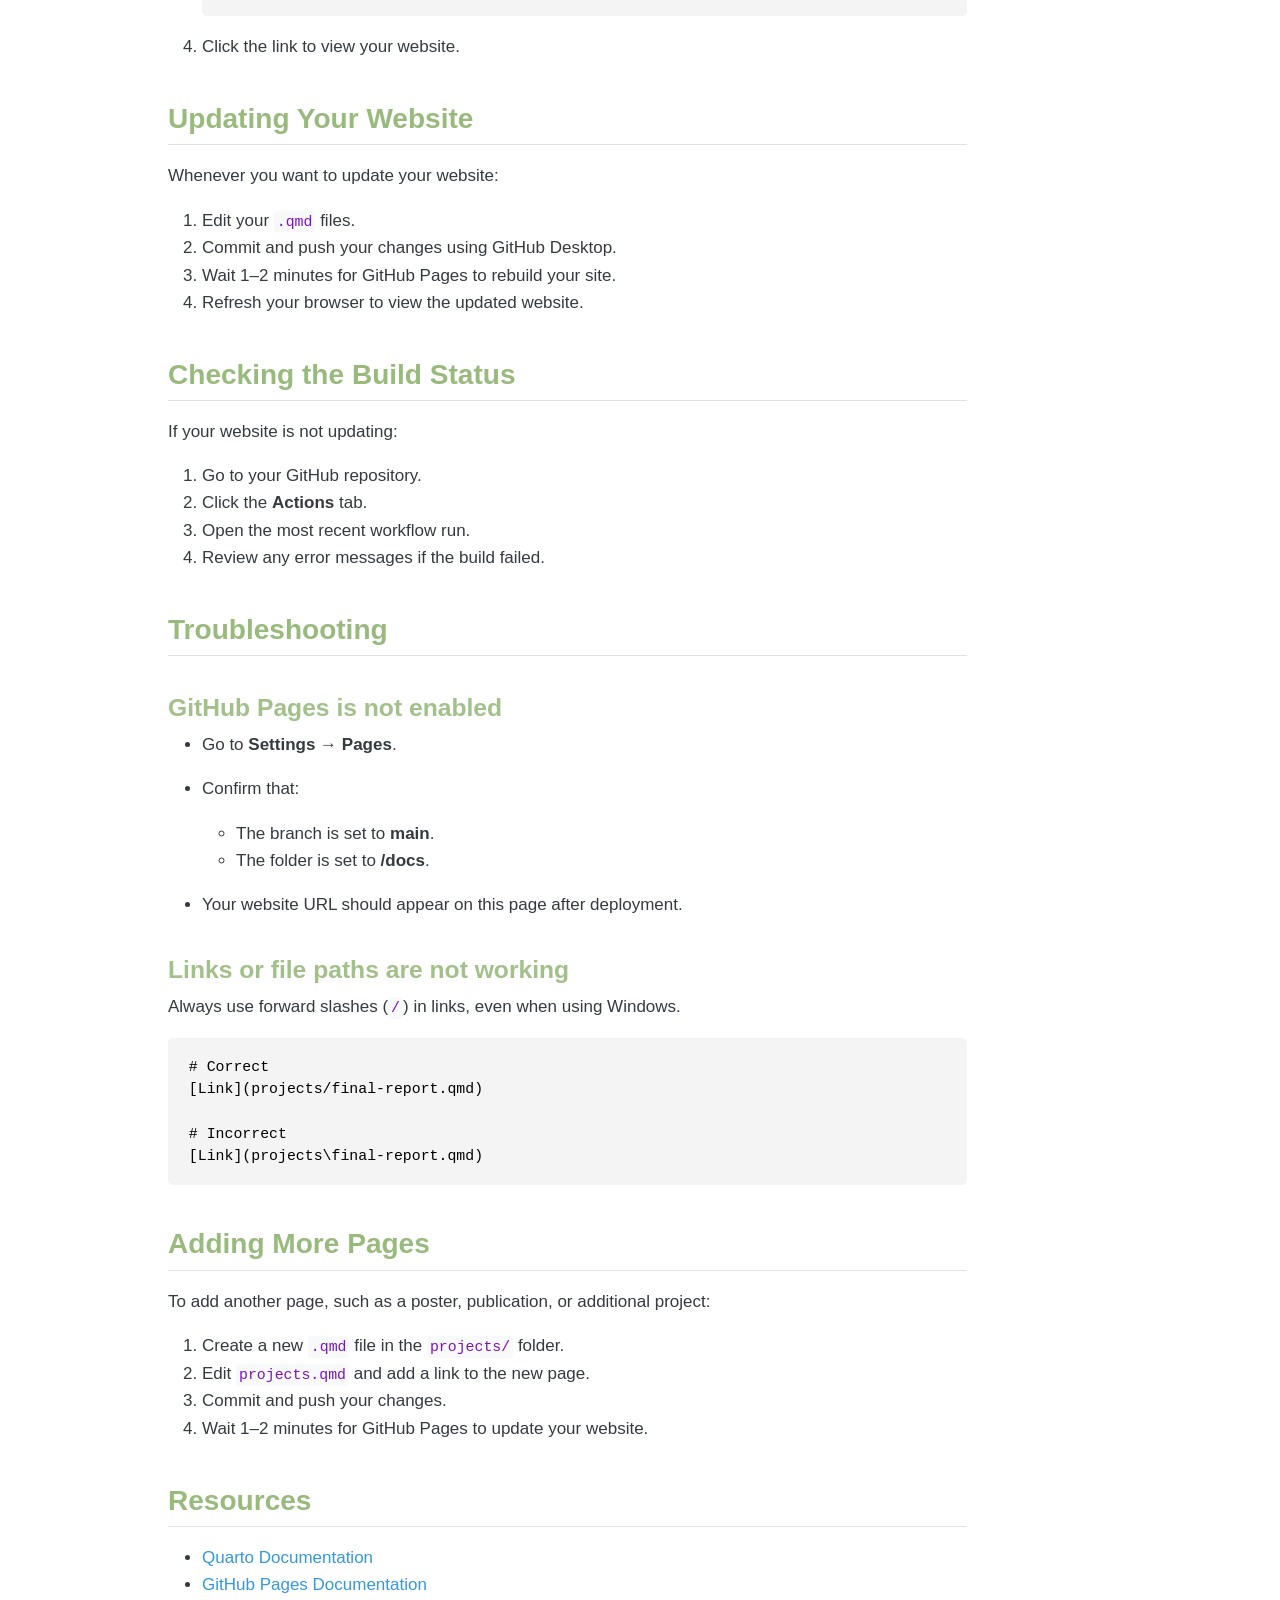
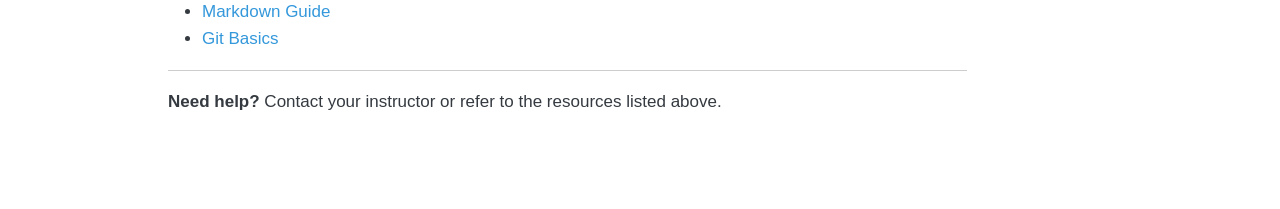
<file: docs/SETUP.html>
<!DOCTYPE html>
<html xmlns="http://www.w3.org/1999/xhtml" lang="en" xml:lang="en"><head>

<meta charset="utf-8">
<meta name="generator" content="quarto-1.6.40">

<meta name="viewport" content="width=device-width, initial-scale=1.0, user-scalable=yes">


<title>setup – My Research Profile</title>
<style>
code{white-space: pre-wrap;}
span.smallcaps{font-variant: small-caps;}
div.columns{display: flex; gap: min(4vw, 1.5em);}
div.column{flex: auto; overflow-x: auto;}
div.hanging-indent{margin-left: 1.5em; text-indent: -1.5em;}
ul.task-list{list-style: none;}
ul.task-list li input[type="checkbox"] {
  width: 0.8em;
  margin: 0 0.8em 0.2em -1em; /* quarto-specific, see https://github.com/quarto-dev/quarto-cli/issues/4556 */ 
  vertical-align: middle;
}
/* CSS for syntax highlighting */
pre > code.sourceCode { white-space: pre; position: relative; }
pre > code.sourceCode > span { line-height: 1.25; }
pre > code.sourceCode > span:empty { height: 1.2em; }
.sourceCode { overflow: visible; }
code.sourceCode > span { color: inherit; text-decoration: inherit; }
div.sourceCode { margin: 1em 0; }
pre.sourceCode { margin: 0; }
@media screen {
div.sourceCode { overflow: auto; }
}
@media print {
pre > code.sourceCode { white-space: pre-wrap; }
pre > code.sourceCode > span { display: inline-block; text-indent: -5em; padding-left: 5em; }
}
pre.numberSource code
  { counter-reset: source-line 0; }
pre.numberSource code > span
  { position: relative; left: -4em; counter-increment: source-line; }
pre.numberSource code > span > a:first-child::before
  { content: counter(source-line);
    position: relative; left: -1em; text-align: right; vertical-align: baseline;
    border: none; display: inline-block;
    -webkit-touch-callout: none; -webkit-user-select: none;
    -khtml-user-select: none; -moz-user-select: none;
    -ms-user-select: none; user-select: none;
    padding: 0 4px; width: 4em;
  }
pre.numberSource { margin-left: 3em;  padding-left: 4px; }
div.sourceCode
  {   }
@media screen {
pre > code.sourceCode > span > a:first-child::before { text-decoration: underline; }
}
</style>


<script src="site_libs/quarto-nav/quarto-nav.js"></script>
<script src="site_libs/quarto-nav/headroom.min.js"></script>
<script src="site_libs/clipboard/clipboard.min.js"></script>
<script src="site_libs/quarto-search/autocomplete.umd.js"></script>
<script src="site_libs/quarto-search/fuse.min.js"></script>
<script src="site_libs/quarto-search/quarto-search.js"></script>
<meta name="quarto:offset" content="./">
<script src="site_libs/quarto-html/quarto.js"></script>
<script src="site_libs/quarto-html/popper.min.js"></script>
<script src="site_libs/quarto-html/tippy.umd.min.js"></script>
<script src="site_libs/quarto-html/anchor.min.js"></script>
<link href="site_libs/quarto-html/tippy.css" rel="stylesheet">
<link href="site_libs/quarto-html/quarto-syntax-highlighting-549806ee2085284f45b00abea8c6df48.css" rel="stylesheet" id="quarto-text-highlighting-styles">
<script src="site_libs/bootstrap/bootstrap.min.js"></script>
<link href="site_libs/bootstrap/bootstrap-icons.css" rel="stylesheet">
<link href="site_libs/bootstrap/bootstrap-dcc7d9e706e4adfbab8e3d6c7c60bab2.min.css" rel="stylesheet" append-hash="true" id="quarto-bootstrap" data-mode="light">
<script id="quarto-search-options" type="application/json">{
  "location": "navbar",
  "copy-button": false,
  "collapse-after": 3,
  "panel-placement": "end",
  "type": "overlay",
  "limit": 50,
  "keyboard-shortcut": [
    "f",
    "/",
    "s"
  ],
  "show-item-context": false,
  "language": {
    "search-no-results-text": "No results",
    "search-matching-documents-text": "matching documents",
    "search-copy-link-title": "Copy link to search",
    "search-hide-matches-text": "Hide additional matches",
    "search-more-match-text": "more match in this document",
    "search-more-matches-text": "more matches in this document",
    "search-clear-button-title": "Clear",
    "search-text-placeholder": "",
    "search-detached-cancel-button-title": "Cancel",
    "search-submit-button-title": "Submit",
    "search-label": "Search"
  }
}</script>


<link rel="stylesheet" href="styles.css">
</head>

<body class="nav-fixed">

<div id="quarto-search-results"></div>
  <header id="quarto-header" class="headroom fixed-top">
    <nav class="navbar navbar-expand-lg " data-bs-theme="dark">
      <div class="navbar-container container-fluid">
      <div class="navbar-brand-container mx-auto">
    <a class="navbar-brand" href="./index.html">
    <span class="navbar-title">My Research Profile</span>
    </a>
  </div>
            <div id="quarto-search" class="" title="Search"></div>
          <button class="navbar-toggler" type="button" data-bs-toggle="collapse" data-bs-target="#navbarCollapse" aria-controls="navbarCollapse" role="menu" aria-expanded="false" aria-label="Toggle navigation" onclick="if (window.quartoToggleHeadroom) { window.quartoToggleHeadroom(); }">
  <span class="navbar-toggler-icon"></span>
</button>
          <div class="collapse navbar-collapse" id="navbarCollapse">
            <ul class="navbar-nav navbar-nav-scroll ms-auto">
  <li class="nav-item">
    <a class="nav-link" href="./index.html"> <i class="bi bi-house-fill" role="img">
</i> 
<span class="menu-text">Home</span></a>
  </li>  
  <li class="nav-item">
    <a class="nav-link" href="./projects.html"> <i class="bi bi-briefcase-fill" role="img">
</i> 
<span class="menu-text">Projects</span></a>
  </li>  
  <li class="nav-item">
    <a class="nav-link" href="https://github.com"> <i class="bi bi-github" role="img">
</i> 
<span class="menu-text">GitHub</span></a>
  </li>  
  <li class="nav-item">
    <a class="nav-link" href="https://github.com"> <i class="bi bi-apple" role="img">
</i> 
<span class="menu-text">apple</span></a>
  </li>  
</ul>
          </div> <!-- /navcollapse -->
            <div class="quarto-navbar-tools">
</div>
      </div> <!-- /container-fluid -->
    </nav>
</header>
<!-- content -->
<div id="quarto-content" class="quarto-container page-columns page-rows-contents page-layout-article page-navbar">
<!-- sidebar -->
<!-- margin-sidebar -->
    <div id="quarto-margin-sidebar" class="sidebar margin-sidebar">
        <nav id="TOC" role="doc-toc" class="toc-active">
    <h2 id="toc-title">On this page</h2>
   
  <ul>
  <li><a href="#setup-instructions-for-students" id="toc-setup-instructions-for-students" class="nav-link active" data-scroll-target="#setup-instructions-for-students">Setup Instructions for Students</a>
  <ul class="collapse">
  <li><a href="#prerequisites" id="toc-prerequisites" class="nav-link" data-scroll-target="#prerequisites">Prerequisites</a></li>
  <li><a href="#step-by-step-setup" id="toc-step-by-step-setup" class="nav-link" data-scroll-target="#step-by-step-setup">Step-by-Step Setup</a>
  <ul class="collapse">
  <li><a href="#create-your-repository" id="toc-create-your-repository" class="nav-link" data-scroll-target="#create-your-repository">1. Create Your Repository</a></li>
  <li><a href="#clone-the-repository" id="toc-clone-the-repository" class="nav-link" data-scroll-target="#clone-the-repository">2. Clone the Repository</a></li>
  <li><a href="#edit-your-files" id="toc-edit-your-files" class="nav-link" data-scroll-target="#edit-your-files">3. Edit Your Files</a></li>
  <li><a href="#preview-your-website-locally" id="toc-preview-your-website-locally" class="nav-link" data-scroll-target="#preview-your-website-locally">4. Preview Your Website Locally</a></li>
  <li><a href="#push-your-changes-to-github" id="toc-push-your-changes-to-github" class="nav-link" data-scroll-target="#push-your-changes-to-github">5. Push Your Changes to GitHub</a></li>
  <li><a href="#enable-github-pages" id="toc-enable-github-pages" class="nav-link" data-scroll-target="#enable-github-pages">6. Enable GitHub Pages</a></li>
  <li><a href="#view-your-website" id="toc-view-your-website" class="nav-link" data-scroll-target="#view-your-website">7. View Your Website</a></li>
  </ul></li>
  <li><a href="#updating-your-website" id="toc-updating-your-website" class="nav-link" data-scroll-target="#updating-your-website">Updating Your Website</a></li>
  <li><a href="#checking-the-build-status" id="toc-checking-the-build-status" class="nav-link" data-scroll-target="#checking-the-build-status">Checking the Build Status</a></li>
  <li><a href="#troubleshooting" id="toc-troubleshooting" class="nav-link" data-scroll-target="#troubleshooting">Troubleshooting</a>
  <ul class="collapse">
  <li><a href="#github-pages-is-not-enabled" id="toc-github-pages-is-not-enabled" class="nav-link" data-scroll-target="#github-pages-is-not-enabled">GitHub Pages is not enabled</a></li>
  <li><a href="#links-or-file-paths-are-not-working" id="toc-links-or-file-paths-are-not-working" class="nav-link" data-scroll-target="#links-or-file-paths-are-not-working">Links or file paths are not working</a></li>
  </ul></li>
  <li><a href="#adding-more-pages" id="toc-adding-more-pages" class="nav-link" data-scroll-target="#adding-more-pages">Adding More Pages</a></li>
  <li><a href="#resources" id="toc-resources" class="nav-link" data-scroll-target="#resources">Resources</a></li>
  </ul></li>
  </ul>
</nav>
    </div>
<!-- main -->
<main class="content" id="quarto-document-content"><header id="title-block-header" class="quarto-title-block"></header>




<section id="setup-instructions-for-students" class="level1">
<h1>Setup Instructions for Students</h1>
<p>Follow these steps to set up and publish your research website.</p>
<section id="prerequisites" class="level2">
<h2 class="anchored" data-anchor-id="prerequisites">Prerequisites</h2>
<p>Before you begin, make sure you have the following:</p>
<ul>
<li>A GitHub account (free at <a href="https://github.com">github.com</a>)</li>
<li>GitHub Desktop installed on your computer</li>
<li>R and RStudio</li>
</ul>
</section>
<section id="step-by-step-setup" class="level2">
<h2 class="anchored" data-anchor-id="step-by-step-setup">Step-by-Step Setup</h2>
<section id="create-your-repository" class="level3">
<h3 class="anchored" data-anchor-id="create-your-repository">1. Create Your Repository</h3>
<ol type="1">
<li>Click the <strong>“Use this template”</strong> button.</li>
<li>Select <strong>Create a new repository</strong>.</li>
<li>Use the <strong>Owner</strong> dropdown menu to select your github user</li>
<li>Name the repository. <strong>This will be in your web address!</strong> Choose something professional like your name.</li>
<li>Click <strong>Create repository from template</strong>.</li>
<li>You should now have this newly created repository on your own GitHub.</li>
</ol>
</section>
<section id="clone-the-repository" class="level3">
<h3 class="anchored" data-anchor-id="clone-the-repository">2. Clone the Repository</h3>
<ol type="1">
<li>On your computer: Make sure the <strong>GitHub Desktop</strong> is open.</li>
<li>On GitHub: In your own repository on GitHub, Click the <strong>“&lt;&gt; Code”</strong> button.</li>
<li>Select <strong>Open with GitHub Desktop</strong>.</li>
<li>Choose a local path for the placement of the directory (not a cloud service). For example: (/Users/YourUserame/GitHub/introR2026)</li>
<li>Select <strong>Clone</strong>.</li>
</ol>
</section>
<section id="edit-your-files" class="level3">
<h3 class="anchored" data-anchor-id="edit-your-files">3. Edit Your Files</h3>
<blockquote class="blockquote">
<p>[!IMPORTANT] 1. Open RStudio 2. Create a new Rproj file in the existing local directory of your repository 3. Open .Rproj file 4. Edit the following files in RStudio</p>
</blockquote>
<section id="edit-index.qmd" class="level4">
<h4 class="anchored" data-anchor-id="edit-index.qmd">Edit <code>index.qmd</code></h4>
<ul>
<li>Replace <strong>“Your Name”</strong> with your name.</li>
<li>Update the <strong>About Me</strong> section.</li>
<li>Add your research interests.</li>
<li>Replace <strong>“your photo.jpg”</strong> with the filename of a photo of yourself &amp; by adding the photo to the directory.</li>
<li>Update places that say <strong>“link”</strong> with the correct internet link or email address, if desired.</li>
</ul>
</section>
<section id="edit-projects.qmd" class="level4">
<h4 class="anchored" data-anchor-id="edit-projects.qmd">Edit <code>projects.qmd</code></h4>
<ul>
<li>Update the descriptions of your projects.</li>
<li>Add links to additional projects as you create them.</li>
</ul>
</section>
<section id="edit-projectsfinal-report.qmd" class="level4">
<h4 class="anchored" data-anchor-id="edit-projectsfinal-report.qmd">Edit <code>projects/final-report.qmd</code></h4>
<ul>
<li>Change the title to your project title.</li>
<li>Write your final report.</li>
<li>Replace all placeholder text with your own content.</li>
</ul>
</section>
<section id="optional-customizations" class="level4">
<h4 class="anchored" data-anchor-id="optional-customizations">(Optional) Customizations</h4>
<p><code>styles.css</code> * Customize colors, fonts, and other styling options if desired.</p>
<p><code>_quarto.yml</code> * add new links to the <em>navbar</em></p>
<p><code>README.md</code> * This is a place to add information to the GitHub reponsitory, but will not be displayed on your rendered website.</p>
<p><code>.gitignore</code> * List files here you don’t want synced to GitHub. For example, if you want to keep your data.csv files local and not online list them here</p>
<p><code>SETUP.md</code> * These are instructions to create this site. No need to modify this file.</p>
</section>
</section>
<section id="preview-your-website-locally" class="level3">
<h3 class="anchored" data-anchor-id="preview-your-website-locally">4. Preview Your Website Locally</h3>
<p>In RStudio, you can preview your website before publishing.</p>
<p>Run the following command in the RStudio Terminal:</p>
<div class="sourceCode" id="cb1"><pre class="sourceCode bash code-with-copy"><code class="sourceCode bash"><span id="cb1-1"><a href="#cb1-1" aria-hidden="true" tabindex="-1"></a><span class="ex">quarto</span> preview</span></code><button title="Copy to Clipboard" class="code-copy-button"><i class="bi"></i></button></pre></div>
<p>To render the website before pushing your changes, run:</p>
<div class="sourceCode" id="cb2"><pre class="sourceCode bash code-with-copy"><code class="sourceCode bash"><span id="cb2-1"><a href="#cb2-1" aria-hidden="true" tabindex="-1"></a><span class="ex">quarto</span> render</span></code><button title="Copy to Clipboard" class="code-copy-button"><i class="bi"></i></button></pre></div>
</section>
<section id="push-your-changes-to-github" class="level3">
<h3 class="anchored" data-anchor-id="push-your-changes-to-github">5. Push Your Changes to GitHub</h3>
<p>When you are satisfied with your changes:</p>
<ol type="1">
<li>Open <strong>GitHub Desktop</strong>.</li>
<li>Review the files you modified.</li>
<li>Enter a commit summary and an optional description.</li>
<li>Click <strong>Commit to main</strong>.</li>
<li>Click <strong>Push origin</strong> to upload your changes to GitHub.</li>
</ol>
</section>
<section id="enable-github-pages" class="level3">
<h3 class="anchored" data-anchor-id="enable-github-pages">6. Enable GitHub Pages</h3>
<ol type="1">
<li><p>Go to your repository on GitHub.</p></li>
<li><p>Click <strong>Settings</strong>.</p></li>
<li><p>Select <strong>Pages</strong> from the left sidebar.</p></li>
<li><p>Under <strong>Build and deployment</strong>:</p>
<ul>
<li><strong>Source:</strong> Select <strong>Deploy from a branch</strong>.</li>
<li><strong>Branch:</strong> Select <strong>main</strong>.</li>
<li><strong>Folder:</strong> Select <strong>/docs</strong>.</li>
</ul></li>
<li><p>Click <strong>Save</strong>.</p></li>
</ol>
</section>
<section id="view-your-website" class="level3">
<h3 class="anchored" data-anchor-id="view-your-website">7. View Your Website</h3>
<ol type="1">
<li><p>Wait 1–2 minutes for GitHub to deploy your site.</p></li>
<li><p>Return to <strong>Settings → Pages</strong>.</p></li>
<li><p>You should see a URL similar to:</p>
<pre><code>https://YOUR-USERNAME.github.io/YOUR-REPOSITORY/</code></pre></li>
<li><p>Click the link to view your website.</p></li>
</ol>
</section>
</section>
<section id="updating-your-website" class="level2">
<h2 class="anchored" data-anchor-id="updating-your-website">Updating Your Website</h2>
<p>Whenever you want to update your website:</p>
<ol type="1">
<li>Edit your <code>.qmd</code> files.</li>
<li>Commit and push your changes using GitHub Desktop.</li>
<li>Wait 1–2 minutes for GitHub Pages to rebuild your site.</li>
<li>Refresh your browser to view the updated website.</li>
</ol>
</section>
<section id="checking-the-build-status" class="level2">
<h2 class="anchored" data-anchor-id="checking-the-build-status">Checking the Build Status</h2>
<p>If your website is not updating:</p>
<ol type="1">
<li>Go to your GitHub repository.</li>
<li>Click the <strong>Actions</strong> tab.</li>
<li>Open the most recent workflow run.</li>
<li>Review any error messages if the build failed.</li>
</ol>
</section>
<section id="troubleshooting" class="level2">
<h2 class="anchored" data-anchor-id="troubleshooting">Troubleshooting</h2>
<section id="github-pages-is-not-enabled" class="level3">
<h3 class="anchored" data-anchor-id="github-pages-is-not-enabled">GitHub Pages is not enabled</h3>
<ul>
<li><p>Go to <strong>Settings → Pages</strong>.</p></li>
<li><p>Confirm that:</p>
<ul>
<li>The branch is set to <strong>main</strong>.</li>
<li>The folder is set to <strong>/docs</strong>.</li>
</ul></li>
<li><p>Your website URL should appear on this page after deployment.</p></li>
</ul>
</section>
<section id="links-or-file-paths-are-not-working" class="level3">
<h3 class="anchored" data-anchor-id="links-or-file-paths-are-not-working">Links or file paths are not working</h3>
<p>Always use forward slashes (<code>/</code>) in links, even when using Windows.</p>
<pre class="text"><code># Correct
[Link](projects/final-report.qmd)

# Incorrect
[Link](projects\final-report.qmd)</code></pre>
</section>
</section>
<section id="adding-more-pages" class="level2">
<h2 class="anchored" data-anchor-id="adding-more-pages">Adding More Pages</h2>
<p>To add another page, such as a poster, publication, or additional project:</p>
<ol type="1">
<li>Create a new <code>.qmd</code> file in the <code>projects/</code> folder.</li>
<li>Edit <code>projects.qmd</code> and add a link to the new page.</li>
<li>Commit and push your changes.</li>
<li>Wait 1–2 minutes for GitHub Pages to update your website.</li>
</ol>
</section>
<section id="resources" class="level2">
<h2 class="anchored" data-anchor-id="resources">Resources</h2>
<ul>
<li><a href="https://quarto.org/">Quarto Documentation</a></li>
<li><a href="https://docs.github.com/en/pages">GitHub Pages Documentation</a></li>
<li><a href="https://www.markdownguide.org/">Markdown Guide</a></li>
<li><a href="https://git-scm.com/book/en/v2/Getting-Started-Git-Basics">Git Basics</a></li>
</ul>
<hr>
<p><strong>Need help?</strong> Contact your instructor or refer to the resources listed above.</p>


</section>
</section>

</main> <!-- /main -->
<script id="quarto-html-after-body" type="application/javascript">
window.document.addEventListener("DOMContentLoaded", function (event) {
  const toggleBodyColorMode = (bsSheetEl) => {
    const mode = bsSheetEl.getAttribute("data-mode");
    const bodyEl = window.document.querySelector("body");
    if (mode === "dark") {
      bodyEl.classList.add("quarto-dark");
      bodyEl.classList.remove("quarto-light");
    } else {
      bodyEl.classList.add("quarto-light");
      bodyEl.classList.remove("quarto-dark");
    }
  }
  const toggleBodyColorPrimary = () => {
    const bsSheetEl = window.document.querySelector("link#quarto-bootstrap");
    if (bsSheetEl) {
      toggleBodyColorMode(bsSheetEl);
    }
  }
  toggleBodyColorPrimary();  
  const icon = "";
  const anchorJS = new window.AnchorJS();
  anchorJS.options = {
    placement: 'right',
    icon: icon
  };
  anchorJS.add('.anchored');
  const isCodeAnnotation = (el) => {
    for (const clz of el.classList) {
      if (clz.startsWith('code-annotation-')) {                     
        return true;
      }
    }
    return false;
  }
  const onCopySuccess = function(e) {
    // button target
    const button = e.trigger;
    // don't keep focus
    button.blur();
    // flash "checked"
    button.classList.add('code-copy-button-checked');
    var currentTitle = button.getAttribute("title");
    button.setAttribute("title", "Copied!");
    let tooltip;
    if (window.bootstrap) {
      button.setAttribute("data-bs-toggle", "tooltip");
      button.setAttribute("data-bs-placement", "left");
      button.setAttribute("data-bs-title", "Copied!");
      tooltip = new bootstrap.Tooltip(button, 
        { trigger: "manual", 
          customClass: "code-copy-button-tooltip",
          offset: [0, -8]});
      tooltip.show();    
    }
    setTimeout(function() {
      if (tooltip) {
        tooltip.hide();
        button.removeAttribute("data-bs-title");
        button.removeAttribute("data-bs-toggle");
        button.removeAttribute("data-bs-placement");
      }
      button.setAttribute("title", currentTitle);
      button.classList.remove('code-copy-button-checked');
    }, 1000);
    // clear code selection
    e.clearSelection();
  }
  const getTextToCopy = function(trigger) {
      const codeEl = trigger.previousElementSibling.cloneNode(true);
      for (const childEl of codeEl.children) {
        if (isCodeAnnotation(childEl)) {
          childEl.remove();
        }
      }
      return codeEl.innerText;
  }
  const clipboard = new window.ClipboardJS('.code-copy-button:not([data-in-quarto-modal])', {
    text: getTextToCopy
  });
  clipboard.on('success', onCopySuccess);
  if (window.document.getElementById('quarto-embedded-source-code-modal')) {
    const clipboardModal = new window.ClipboardJS('.code-copy-button[data-in-quarto-modal]', {
      text: getTextToCopy,
      container: window.document.getElementById('quarto-embedded-source-code-modal')
    });
    clipboardModal.on('success', onCopySuccess);
  }
    var localhostRegex = new RegExp(/^(?:http|https):\/\/localhost\:?[0-9]*\//);
    var mailtoRegex = new RegExp(/^mailto:/);
      var filterRegex = new RegExp('/' + window.location.host + '/');
    var isInternal = (href) => {
        return filterRegex.test(href) || localhostRegex.test(href) || mailtoRegex.test(href);
    }
    // Inspect non-navigation links and adorn them if external
 	var links = window.document.querySelectorAll('a[href]:not(.nav-link):not(.navbar-brand):not(.toc-action):not(.sidebar-link):not(.sidebar-item-toggle):not(.pagination-link):not(.no-external):not([aria-hidden]):not(.dropdown-item):not(.quarto-navigation-tool):not(.about-link)');
    for (var i=0; i<links.length; i++) {
      const link = links[i];
      if (!isInternal(link.href)) {
        // undo the damage that might have been done by quarto-nav.js in the case of
        // links that we want to consider external
        if (link.dataset.originalHref !== undefined) {
          link.href = link.dataset.originalHref;
        }
      }
    }
  function tippyHover(el, contentFn, onTriggerFn, onUntriggerFn) {
    const config = {
      allowHTML: true,
      maxWidth: 500,
      delay: 100,
      arrow: false,
      appendTo: function(el) {
          return el.parentElement;
      },
      interactive: true,
      interactiveBorder: 10,
      theme: 'quarto',
      placement: 'bottom-start',
    };
    if (contentFn) {
      config.content = contentFn;
    }
    if (onTriggerFn) {
      config.onTrigger = onTriggerFn;
    }
    if (onUntriggerFn) {
      config.onUntrigger = onUntriggerFn;
    }
    window.tippy(el, config); 
  }
  const noterefs = window.document.querySelectorAll('a[role="doc-noteref"]');
  for (var i=0; i<noterefs.length; i++) {
    const ref = noterefs[i];
    tippyHover(ref, function() {
      // use id or data attribute instead here
      let href = ref.getAttribute('data-footnote-href') || ref.getAttribute('href');
      try { href = new URL(href).hash; } catch {}
      const id = href.replace(/^#\/?/, "");
      const note = window.document.getElementById(id);
      if (note) {
        return note.innerHTML;
      } else {
        return "";
      }
    });
  }
  const xrefs = window.document.querySelectorAll('a.quarto-xref');
  const processXRef = (id, note) => {
    // Strip column container classes
    const stripColumnClz = (el) => {
      el.classList.remove("page-full", "page-columns");
      if (el.children) {
        for (const child of el.children) {
          stripColumnClz(child);
        }
      }
    }
    stripColumnClz(note)
    if (id === null || id.startsWith('sec-')) {
      // Special case sections, only their first couple elements
      const container = document.createElement("div");
      if (note.children && note.children.length > 2) {
        container.appendChild(note.children[0].cloneNode(true));
        for (let i = 1; i < note.children.length; i++) {
          const child = note.children[i];
          if (child.tagName === "P" && child.innerText === "") {
            continue;
          } else {
            container.appendChild(child.cloneNode(true));
            break;
          }
        }
        if (window.Quarto?.typesetMath) {
          window.Quarto.typesetMath(container);
        }
        return container.innerHTML
      } else {
        if (window.Quarto?.typesetMath) {
          window.Quarto.typesetMath(note);
        }
        return note.innerHTML;
      }
    } else {
      // Remove any anchor links if they are present
      const anchorLink = note.querySelector('a.anchorjs-link');
      if (anchorLink) {
        anchorLink.remove();
      }
      if (window.Quarto?.typesetMath) {
        window.Quarto.typesetMath(note);
      }
      if (note.classList.contains("callout")) {
        return note.outerHTML;
      } else {
        return note.innerHTML;
      }
    }
  }
  for (var i=0; i<xrefs.length; i++) {
    const xref = xrefs[i];
    tippyHover(xref, undefined, function(instance) {
      instance.disable();
      let url = xref.getAttribute('href');
      let hash = undefined; 
      if (url.startsWith('#')) {
        hash = url;
      } else {
        try { hash = new URL(url).hash; } catch {}
      }
      if (hash) {
        const id = hash.replace(/^#\/?/, "");
        const note = window.document.getElementById(id);
        if (note !== null) {
          try {
            const html = processXRef(id, note.cloneNode(true));
            instance.setContent(html);
          } finally {
            instance.enable();
            instance.show();
          }
        } else {
          // See if we can fetch this
          fetch(url.split('#')[0])
          .then(res => res.text())
          .then(html => {
            const parser = new DOMParser();
            const htmlDoc = parser.parseFromString(html, "text/html");
            const note = htmlDoc.getElementById(id);
            if (note !== null) {
              const html = processXRef(id, note);
              instance.setContent(html);
            } 
          }).finally(() => {
            instance.enable();
            instance.show();
          });
        }
      } else {
        // See if we can fetch a full url (with no hash to target)
        // This is a special case and we should probably do some content thinning / targeting
        fetch(url)
        .then(res => res.text())
        .then(html => {
          const parser = new DOMParser();
          const htmlDoc = parser.parseFromString(html, "text/html");
          const note = htmlDoc.querySelector('main.content');
          if (note !== null) {
            // This should only happen for chapter cross references
            // (since there is no id in the URL)
            // remove the first header
            if (note.children.length > 0 && note.children[0].tagName === "HEADER") {
              note.children[0].remove();
            }
            const html = processXRef(null, note);
            instance.setContent(html);
          } 
        }).finally(() => {
          instance.enable();
          instance.show();
        });
      }
    }, function(instance) {
    });
  }
      let selectedAnnoteEl;
      const selectorForAnnotation = ( cell, annotation) => {
        let cellAttr = 'data-code-cell="' + cell + '"';
        let lineAttr = 'data-code-annotation="' +  annotation + '"';
        const selector = 'span[' + cellAttr + '][' + lineAttr + ']';
        return selector;
      }
      const selectCodeLines = (annoteEl) => {
        const doc = window.document;
        const targetCell = annoteEl.getAttribute("data-target-cell");
        const targetAnnotation = annoteEl.getAttribute("data-target-annotation");
        const annoteSpan = window.document.querySelector(selectorForAnnotation(targetCell, targetAnnotation));
        const lines = annoteSpan.getAttribute("data-code-lines").split(",");
        const lineIds = lines.map((line) => {
          return targetCell + "-" + line;
        })
        let top = null;
        let height = null;
        let parent = null;
        if (lineIds.length > 0) {
            //compute the position of the single el (top and bottom and make a div)
            const el = window.document.getElementById(lineIds[0]);
            top = el.offsetTop;
            height = el.offsetHeight;
            parent = el.parentElement.parentElement;
          if (lineIds.length > 1) {
            const lastEl = window.document.getElementById(lineIds[lineIds.length - 1]);
            const bottom = lastEl.offsetTop + lastEl.offsetHeight;
            height = bottom - top;
          }
          if (top !== null && height !== null && parent !== null) {
            // cook up a div (if necessary) and position it 
            let div = window.document.getElementById("code-annotation-line-highlight");
            if (div === null) {
              div = window.document.createElement("div");
              div.setAttribute("id", "code-annotation-line-highlight");
              div.style.position = 'absolute';
              parent.appendChild(div);
            }
            div.style.top = top - 2 + "px";
            div.style.height = height + 4 + "px";
            div.style.left = 0;
            let gutterDiv = window.document.getElementById("code-annotation-line-highlight-gutter");
            if (gutterDiv === null) {
              gutterDiv = window.document.createElement("div");
              gutterDiv.setAttribute("id", "code-annotation-line-highlight-gutter");
              gutterDiv.style.position = 'absolute';
              const codeCell = window.document.getElementById(targetCell);
              const gutter = codeCell.querySelector('.code-annotation-gutter');
              gutter.appendChild(gutterDiv);
            }
            gutterDiv.style.top = top - 2 + "px";
            gutterDiv.style.height = height + 4 + "px";
          }
          selectedAnnoteEl = annoteEl;
        }
      };
      const unselectCodeLines = () => {
        const elementsIds = ["code-annotation-line-highlight", "code-annotation-line-highlight-gutter"];
        elementsIds.forEach((elId) => {
          const div = window.document.getElementById(elId);
          if (div) {
            div.remove();
          }
        });
        selectedAnnoteEl = undefined;
      };
        // Handle positioning of the toggle
    window.addEventListener(
      "resize",
      throttle(() => {
        elRect = undefined;
        if (selectedAnnoteEl) {
          selectCodeLines(selectedAnnoteEl);
        }
      }, 10)
    );
    function throttle(fn, ms) {
    let throttle = false;
    let timer;
      return (...args) => {
        if(!throttle) { // first call gets through
            fn.apply(this, args);
            throttle = true;
        } else { // all the others get throttled
            if(timer) clearTimeout(timer); // cancel #2
            timer = setTimeout(() => {
              fn.apply(this, args);
              timer = throttle = false;
            }, ms);
        }
      };
    }
      // Attach click handler to the DT
      const annoteDls = window.document.querySelectorAll('dt[data-target-cell]');
      for (const annoteDlNode of annoteDls) {
        annoteDlNode.addEventListener('click', (event) => {
          const clickedEl = event.target;
          if (clickedEl !== selectedAnnoteEl) {
            unselectCodeLines();
            const activeEl = window.document.querySelector('dt[data-target-cell].code-annotation-active');
            if (activeEl) {
              activeEl.classList.remove('code-annotation-active');
            }
            selectCodeLines(clickedEl);
            clickedEl.classList.add('code-annotation-active');
          } else {
            // Unselect the line
            unselectCodeLines();
            clickedEl.classList.remove('code-annotation-active');
          }
        });
      }
  const findCites = (el) => {
    const parentEl = el.parentElement;
    if (parentEl) {
      const cites = parentEl.dataset.cites;
      if (cites) {
        return {
          el,
          cites: cites.split(' ')
        };
      } else {
        return findCites(el.parentElement)
      }
    } else {
      return undefined;
    }
  };
  var bibliorefs = window.document.querySelectorAll('a[role="doc-biblioref"]');
  for (var i=0; i<bibliorefs.length; i++) {
    const ref = bibliorefs[i];
    const citeInfo = findCites(ref);
    if (citeInfo) {
      tippyHover(citeInfo.el, function() {
        var popup = window.document.createElement('div');
        citeInfo.cites.forEach(function(cite) {
          var citeDiv = window.document.createElement('div');
          citeDiv.classList.add('hanging-indent');
          citeDiv.classList.add('csl-entry');
          var biblioDiv = window.document.getElementById('ref-' + cite);
          if (biblioDiv) {
            citeDiv.innerHTML = biblioDiv.innerHTML;
          }
          popup.appendChild(citeDiv);
        });
        return popup.innerHTML;
      });
    }
  }
});
</script>
</div> <!-- /content -->




</body></html>
</file>
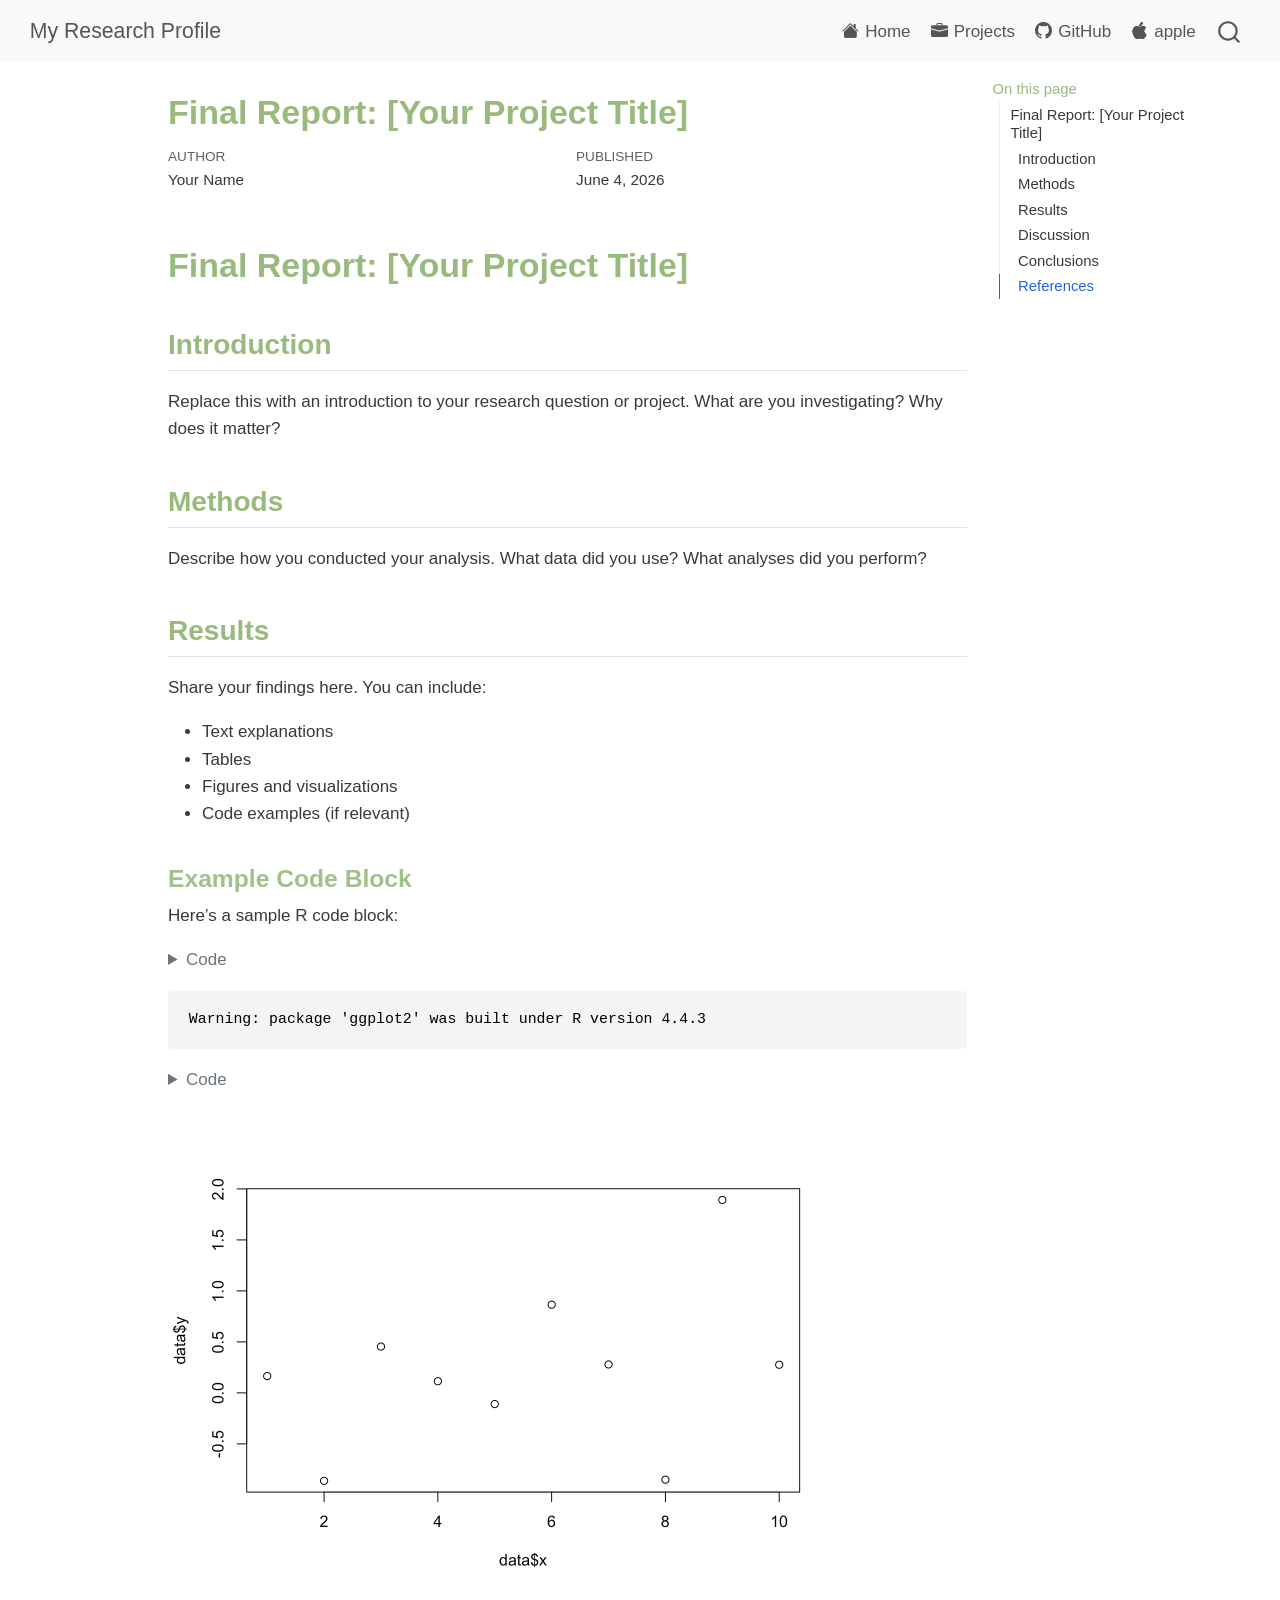
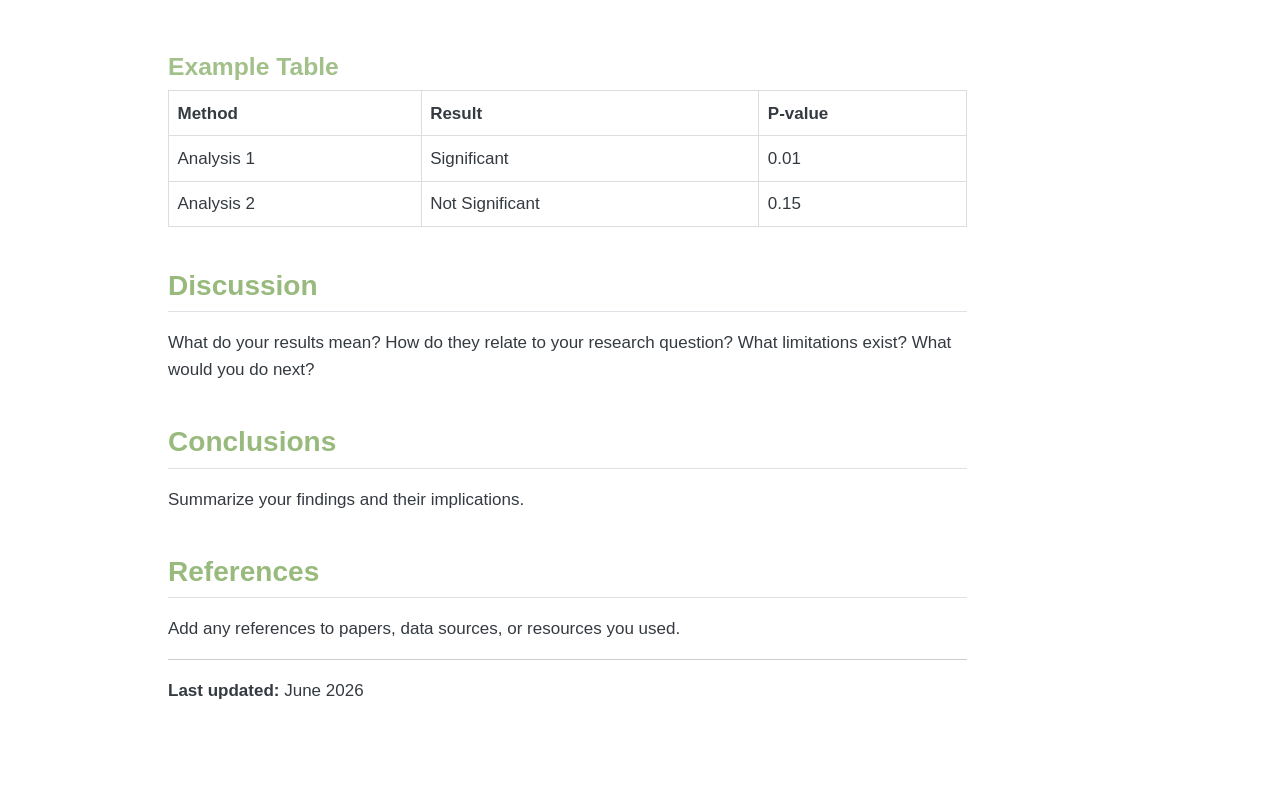
<file: docs/projects/final-report.html>
<!DOCTYPE html>
<html xmlns="http://www.w3.org/1999/xhtml" lang="en" xml:lang="en"><head>

<meta charset="utf-8">
<meta name="generator" content="quarto-1.6.40">

<meta name="viewport" content="width=device-width, initial-scale=1.0, user-scalable=yes">

<meta name="author" content="Your Name">
<meta name="dcterms.date" content="2026-06-04">

<title>Final Report: [Your Project Title] – My Research Profile</title>
<style>
code{white-space: pre-wrap;}
span.smallcaps{font-variant: small-caps;}
div.columns{display: flex; gap: min(4vw, 1.5em);}
div.column{flex: auto; overflow-x: auto;}
div.hanging-indent{margin-left: 1.5em; text-indent: -1.5em;}
ul.task-list{list-style: none;}
ul.task-list li input[type="checkbox"] {
  width: 0.8em;
  margin: 0 0.8em 0.2em -1em; /* quarto-specific, see https://github.com/quarto-dev/quarto-cli/issues/4556 */ 
  vertical-align: middle;
}
/* CSS for syntax highlighting */
pre > code.sourceCode { white-space: pre; position: relative; }
pre > code.sourceCode > span { line-height: 1.25; }
pre > code.sourceCode > span:empty { height: 1.2em; }
.sourceCode { overflow: visible; }
code.sourceCode > span { color: inherit; text-decoration: inherit; }
div.sourceCode { margin: 1em 0; }
pre.sourceCode { margin: 0; }
@media screen {
div.sourceCode { overflow: auto; }
}
@media print {
pre > code.sourceCode { white-space: pre-wrap; }
pre > code.sourceCode > span { display: inline-block; text-indent: -5em; padding-left: 5em; }
}
pre.numberSource code
  { counter-reset: source-line 0; }
pre.numberSource code > span
  { position: relative; left: -4em; counter-increment: source-line; }
pre.numberSource code > span > a:first-child::before
  { content: counter(source-line);
    position: relative; left: -1em; text-align: right; vertical-align: baseline;
    border: none; display: inline-block;
    -webkit-touch-callout: none; -webkit-user-select: none;
    -khtml-user-select: none; -moz-user-select: none;
    -ms-user-select: none; user-select: none;
    padding: 0 4px; width: 4em;
  }
pre.numberSource { margin-left: 3em;  padding-left: 4px; }
div.sourceCode
  {   }
@media screen {
pre > code.sourceCode > span > a:first-child::before { text-decoration: underline; }
}
</style>


<script src="../site_libs/quarto-nav/quarto-nav.js"></script>
<script src="../site_libs/quarto-nav/headroom.min.js"></script>
<script src="../site_libs/clipboard/clipboard.min.js"></script>
<script src="../site_libs/quarto-search/autocomplete.umd.js"></script>
<script src="../site_libs/quarto-search/fuse.min.js"></script>
<script src="../site_libs/quarto-search/quarto-search.js"></script>
<meta name="quarto:offset" content="../">
<script src="../site_libs/quarto-html/quarto.js"></script>
<script src="../site_libs/quarto-html/popper.min.js"></script>
<script src="../site_libs/quarto-html/tippy.umd.min.js"></script>
<script src="../site_libs/quarto-html/anchor.min.js"></script>
<link href="../site_libs/quarto-html/tippy.css" rel="stylesheet">
<link href="../site_libs/quarto-html/quarto-syntax-highlighting-549806ee2085284f45b00abea8c6df48.css" rel="stylesheet" id="quarto-text-highlighting-styles">
<script src="../site_libs/bootstrap/bootstrap.min.js"></script>
<link href="../site_libs/bootstrap/bootstrap-icons.css" rel="stylesheet">
<link href="../site_libs/bootstrap/bootstrap-dcc7d9e706e4adfbab8e3d6c7c60bab2.min.css" rel="stylesheet" append-hash="true" id="quarto-bootstrap" data-mode="light">
<script id="quarto-search-options" type="application/json">{
  "location": "navbar",
  "copy-button": false,
  "collapse-after": 3,
  "panel-placement": "end",
  "type": "overlay",
  "limit": 50,
  "keyboard-shortcut": [
    "f",
    "/",
    "s"
  ],
  "show-item-context": false,
  "language": {
    "search-no-results-text": "No results",
    "search-matching-documents-text": "matching documents",
    "search-copy-link-title": "Copy link to search",
    "search-hide-matches-text": "Hide additional matches",
    "search-more-match-text": "more match in this document",
    "search-more-matches-text": "more matches in this document",
    "search-clear-button-title": "Clear",
    "search-text-placeholder": "",
    "search-detached-cancel-button-title": "Cancel",
    "search-submit-button-title": "Submit",
    "search-label": "Search"
  }
}</script>


<link rel="stylesheet" href="../styles.css">
</head>

<body class="nav-fixed">

<div id="quarto-search-results"></div>
  <header id="quarto-header" class="headroom fixed-top">
    <nav class="navbar navbar-expand-lg " data-bs-theme="dark">
      <div class="navbar-container container-fluid">
      <div class="navbar-brand-container mx-auto">
    <a class="navbar-brand" href="../index.html">
    <span class="navbar-title">My Research Profile</span>
    </a>
  </div>
            <div id="quarto-search" class="" title="Search"></div>
          <button class="navbar-toggler" type="button" data-bs-toggle="collapse" data-bs-target="#navbarCollapse" aria-controls="navbarCollapse" role="menu" aria-expanded="false" aria-label="Toggle navigation" onclick="if (window.quartoToggleHeadroom) { window.quartoToggleHeadroom(); }">
  <span class="navbar-toggler-icon"></span>
</button>
          <div class="collapse navbar-collapse" id="navbarCollapse">
            <ul class="navbar-nav navbar-nav-scroll ms-auto">
  <li class="nav-item">
    <a class="nav-link" href="../index.html"> <i class="bi bi-house-fill" role="img">
</i> 
<span class="menu-text">Home</span></a>
  </li>  
  <li class="nav-item">
    <a class="nav-link" href="../projects.html"> <i class="bi bi-briefcase-fill" role="img">
</i> 
<span class="menu-text">Projects</span></a>
  </li>  
  <li class="nav-item">
    <a class="nav-link" href="https://github.com"> <i class="bi bi-github" role="img">
</i> 
<span class="menu-text">GitHub</span></a>
  </li>  
  <li class="nav-item">
    <a class="nav-link" href="https://github.com"> <i class="bi bi-apple" role="img">
</i> 
<span class="menu-text">apple</span></a>
  </li>  
</ul>
          </div> <!-- /navcollapse -->
            <div class="quarto-navbar-tools">
</div>
      </div> <!-- /container-fluid -->
    </nav>
</header>
<!-- content -->
<div id="quarto-content" class="quarto-container page-columns page-rows-contents page-layout-article page-navbar">
<!-- sidebar -->
<!-- margin-sidebar -->
    <div id="quarto-margin-sidebar" class="sidebar margin-sidebar">
        <nav id="TOC" role="doc-toc" class="toc-active">
    <h2 id="toc-title">On this page</h2>
   
  <ul>
  <li><a href="#final-report-your-project-title" id="toc-final-report-your-project-title" class="nav-link active" data-scroll-target="#final-report-your-project-title">Final Report: [Your Project Title]</a>
  <ul class="collapse">
  <li><a href="#introduction" id="toc-introduction" class="nav-link" data-scroll-target="#introduction">Introduction</a></li>
  <li><a href="#methods" id="toc-methods" class="nav-link" data-scroll-target="#methods">Methods</a></li>
  <li><a href="#results" id="toc-results" class="nav-link" data-scroll-target="#results">Results</a>
  <ul class="collapse">
  <li><a href="#example-code-block" id="toc-example-code-block" class="nav-link" data-scroll-target="#example-code-block">Example Code Block</a></li>
  <li><a href="#example-table" id="toc-example-table" class="nav-link" data-scroll-target="#example-table">Example Table</a></li>
  </ul></li>
  <li><a href="#discussion" id="toc-discussion" class="nav-link" data-scroll-target="#discussion">Discussion</a></li>
  <li><a href="#conclusions" id="toc-conclusions" class="nav-link" data-scroll-target="#conclusions">Conclusions</a></li>
  <li><a href="#references" id="toc-references" class="nav-link" data-scroll-target="#references">References</a></li>
  </ul></li>
  </ul>
</nav>
    </div>
<!-- main -->
<main class="content" id="quarto-document-content">

<header id="title-block-header" class="quarto-title-block default">
<div class="quarto-title">
<h1 class="title">Final Report: [Your Project Title]</h1>
</div>



<div class="quarto-title-meta">

    <div>
    <div class="quarto-title-meta-heading">Author</div>
    <div class="quarto-title-meta-contents">
             <p>Your Name </p>
          </div>
  </div>
    
    <div>
    <div class="quarto-title-meta-heading">Published</div>
    <div class="quarto-title-meta-contents">
      <p class="date">June 4, 2026</p>
    </div>
  </div>
  
    
  </div>
  


</header>


<section id="final-report-your-project-title" class="level1">
<h1>Final Report: [Your Project Title]</h1>
<section id="introduction" class="level2">
<h2 class="anchored" data-anchor-id="introduction">Introduction</h2>
<p>Replace this with an introduction to your research question or project. What are you investigating? Why does it matter?</p>
</section>
<section id="methods" class="level2">
<h2 class="anchored" data-anchor-id="methods">Methods</h2>
<p>Describe how you conducted your analysis. What data did you use? What analyses did you perform?</p>
</section>
<section id="results" class="level2">
<h2 class="anchored" data-anchor-id="results">Results</h2>
<p>Share your findings here. You can include:</p>
<ul>
<li>Text explanations</li>
<li>Tables</li>
<li>Figures and visualizations</li>
<li>Code examples (if relevant)</li>
</ul>
<section id="example-code-block" class="level3">
<h3 class="anchored" data-anchor-id="example-code-block">Example Code Block</h3>
<p>Here’s a sample R code block:</p>
<div class="cell">
<details class="code-fold">
<summary>Code</summary>
<div class="sourceCode cell-code" id="cb1"><pre class="sourceCode r code-with-copy"><code class="sourceCode r"><span id="cb1-1"><a href="#cb1-1" aria-hidden="true" tabindex="-1"></a><span class="co"># Load a library</span></span>
<span id="cb1-2"><a href="#cb1-2" aria-hidden="true" tabindex="-1"></a><span class="fu">library</span>(ggplot2)</span></code><button title="Copy to Clipboard" class="code-copy-button"><i class="bi"></i></button></pre></div>
</details>
<div class="cell-output cell-output-stderr">
<pre><code>Warning: package 'ggplot2' was built under R version 4.4.3</code></pre>
</div>
<details class="code-fold">
<summary>Code</summary>
<div class="sourceCode cell-code" id="cb3"><pre class="sourceCode r code-with-copy"><code class="sourceCode r"><span id="cb3-1"><a href="#cb3-1" aria-hidden="true" tabindex="-1"></a><span class="co"># Create some sample data</span></span>
<span id="cb3-2"><a href="#cb3-2" aria-hidden="true" tabindex="-1"></a>data <span class="ot">&lt;-</span> <span class="fu">data.frame</span>(</span>
<span id="cb3-3"><a href="#cb3-3" aria-hidden="true" tabindex="-1"></a>  <span class="at">x =</span> <span class="dv">1</span><span class="sc">:</span><span class="dv">10</span>,</span>
<span id="cb3-4"><a href="#cb3-4" aria-hidden="true" tabindex="-1"></a>  <span class="at">y =</span> <span class="fu">rnorm</span>(<span class="dv">10</span>)</span>
<span id="cb3-5"><a href="#cb3-5" aria-hidden="true" tabindex="-1"></a>)</span>
<span id="cb3-6"><a href="#cb3-6" aria-hidden="true" tabindex="-1"></a></span>
<span id="cb3-7"><a href="#cb3-7" aria-hidden="true" tabindex="-1"></a><span class="co"># Make a plot</span></span>
<span id="cb3-8"><a href="#cb3-8" aria-hidden="true" tabindex="-1"></a><span class="fu">plot</span>(data<span class="sc">$</span>x, data<span class="sc">$</span>y)</span></code><button title="Copy to Clipboard" class="code-copy-button"><i class="bi"></i></button></pre></div>
</details>
<div class="cell-output-display">
<div>
<figure class="figure">
<p><img src="final-report_files/figure-html/unnamed-chunk-1-1.png" class="img-fluid figure-img" width="672"></p>
</figure>
</div>
</div>
</div>
</section>
<section id="example-table" class="level3">
<h3 class="anchored" data-anchor-id="example-table">Example Table</h3>
<table class="caption-top table">
<thead>
<tr class="header">
<th>Method</th>
<th>Result</th>
<th>P-value</th>
</tr>
</thead>
<tbody>
<tr class="odd">
<td>Analysis 1</td>
<td>Significant</td>
<td>0.01</td>
</tr>
<tr class="even">
<td>Analysis 2</td>
<td>Not Significant</td>
<td>0.15</td>
</tr>
</tbody>
</table>
</section>
</section>
<section id="discussion" class="level2">
<h2 class="anchored" data-anchor-id="discussion">Discussion</h2>
<p>What do your results mean? How do they relate to your research question? What limitations exist? What would you do next?</p>
</section>
<section id="conclusions" class="level2">
<h2 class="anchored" data-anchor-id="conclusions">Conclusions</h2>
<p>Summarize your findings and their implications.</p>
</section>
<section id="references" class="level2">
<h2 class="anchored" data-anchor-id="references">References</h2>
<p>Add any references to papers, data sources, or resources you used.</p>
<hr>
<p><strong>Last updated:</strong> June 2026</p>


</section>
</section>

</main> <!-- /main -->
<script id="quarto-html-after-body" type="application/javascript">
window.document.addEventListener("DOMContentLoaded", function (event) {
  const toggleBodyColorMode = (bsSheetEl) => {
    const mode = bsSheetEl.getAttribute("data-mode");
    const bodyEl = window.document.querySelector("body");
    if (mode === "dark") {
      bodyEl.classList.add("quarto-dark");
      bodyEl.classList.remove("quarto-light");
    } else {
      bodyEl.classList.add("quarto-light");
      bodyEl.classList.remove("quarto-dark");
    }
  }
  const toggleBodyColorPrimary = () => {
    const bsSheetEl = window.document.querySelector("link#quarto-bootstrap");
    if (bsSheetEl) {
      toggleBodyColorMode(bsSheetEl);
    }
  }
  toggleBodyColorPrimary();  
  const icon = "";
  const anchorJS = new window.AnchorJS();
  anchorJS.options = {
    placement: 'right',
    icon: icon
  };
  anchorJS.add('.anchored');
  const isCodeAnnotation = (el) => {
    for (const clz of el.classList) {
      if (clz.startsWith('code-annotation-')) {                     
        return true;
      }
    }
    return false;
  }
  const onCopySuccess = function(e) {
    // button target
    const button = e.trigger;
    // don't keep focus
    button.blur();
    // flash "checked"
    button.classList.add('code-copy-button-checked');
    var currentTitle = button.getAttribute("title");
    button.setAttribute("title", "Copied!");
    let tooltip;
    if (window.bootstrap) {
      button.setAttribute("data-bs-toggle", "tooltip");
      button.setAttribute("data-bs-placement", "left");
      button.setAttribute("data-bs-title", "Copied!");
      tooltip = new bootstrap.Tooltip(button, 
        { trigger: "manual", 
          customClass: "code-copy-button-tooltip",
          offset: [0, -8]});
      tooltip.show();    
    }
    setTimeout(function() {
      if (tooltip) {
        tooltip.hide();
        button.removeAttribute("data-bs-title");
        button.removeAttribute("data-bs-toggle");
        button.removeAttribute("data-bs-placement");
      }
      button.setAttribute("title", currentTitle);
      button.classList.remove('code-copy-button-checked');
    }, 1000);
    // clear code selection
    e.clearSelection();
  }
  const getTextToCopy = function(trigger) {
      const codeEl = trigger.previousElementSibling.cloneNode(true);
      for (const childEl of codeEl.children) {
        if (isCodeAnnotation(childEl)) {
          childEl.remove();
        }
      }
      return codeEl.innerText;
  }
  const clipboard = new window.ClipboardJS('.code-copy-button:not([data-in-quarto-modal])', {
    text: getTextToCopy
  });
  clipboard.on('success', onCopySuccess);
  if (window.document.getElementById('quarto-embedded-source-code-modal')) {
    const clipboardModal = new window.ClipboardJS('.code-copy-button[data-in-quarto-modal]', {
      text: getTextToCopy,
      container: window.document.getElementById('quarto-embedded-source-code-modal')
    });
    clipboardModal.on('success', onCopySuccess);
  }
    var localhostRegex = new RegExp(/^(?:http|https):\/\/localhost\:?[0-9]*\//);
    var mailtoRegex = new RegExp(/^mailto:/);
      var filterRegex = new RegExp('/' + window.location.host + '/');
    var isInternal = (href) => {
        return filterRegex.test(href) || localhostRegex.test(href) || mailtoRegex.test(href);
    }
    // Inspect non-navigation links and adorn them if external
 	var links = window.document.querySelectorAll('a[href]:not(.nav-link):not(.navbar-brand):not(.toc-action):not(.sidebar-link):not(.sidebar-item-toggle):not(.pagination-link):not(.no-external):not([aria-hidden]):not(.dropdown-item):not(.quarto-navigation-tool):not(.about-link)');
    for (var i=0; i<links.length; i++) {
      const link = links[i];
      if (!isInternal(link.href)) {
        // undo the damage that might have been done by quarto-nav.js in the case of
        // links that we want to consider external
        if (link.dataset.originalHref !== undefined) {
          link.href = link.dataset.originalHref;
        }
      }
    }
  function tippyHover(el, contentFn, onTriggerFn, onUntriggerFn) {
    const config = {
      allowHTML: true,
      maxWidth: 500,
      delay: 100,
      arrow: false,
      appendTo: function(el) {
          return el.parentElement;
      },
      interactive: true,
      interactiveBorder: 10,
      theme: 'quarto',
      placement: 'bottom-start',
    };
    if (contentFn) {
      config.content = contentFn;
    }
    if (onTriggerFn) {
      config.onTrigger = onTriggerFn;
    }
    if (onUntriggerFn) {
      config.onUntrigger = onUntriggerFn;
    }
    window.tippy(el, config); 
  }
  const noterefs = window.document.querySelectorAll('a[role="doc-noteref"]');
  for (var i=0; i<noterefs.length; i++) {
    const ref = noterefs[i];
    tippyHover(ref, function() {
      // use id or data attribute instead here
      let href = ref.getAttribute('data-footnote-href') || ref.getAttribute('href');
      try { href = new URL(href).hash; } catch {}
      const id = href.replace(/^#\/?/, "");
      const note = window.document.getElementById(id);
      if (note) {
        return note.innerHTML;
      } else {
        return "";
      }
    });
  }
  const xrefs = window.document.querySelectorAll('a.quarto-xref');
  const processXRef = (id, note) => {
    // Strip column container classes
    const stripColumnClz = (el) => {
      el.classList.remove("page-full", "page-columns");
      if (el.children) {
        for (const child of el.children) {
          stripColumnClz(child);
        }
      }
    }
    stripColumnClz(note)
    if (id === null || id.startsWith('sec-')) {
      // Special case sections, only their first couple elements
      const container = document.createElement("div");
      if (note.children && note.children.length > 2) {
        container.appendChild(note.children[0].cloneNode(true));
        for (let i = 1; i < note.children.length; i++) {
          const child = note.children[i];
          if (child.tagName === "P" && child.innerText === "") {
            continue;
          } else {
            container.appendChild(child.cloneNode(true));
            break;
          }
        }
        if (window.Quarto?.typesetMath) {
          window.Quarto.typesetMath(container);
        }
        return container.innerHTML
      } else {
        if (window.Quarto?.typesetMath) {
          window.Quarto.typesetMath(note);
        }
        return note.innerHTML;
      }
    } else {
      // Remove any anchor links if they are present
      const anchorLink = note.querySelector('a.anchorjs-link');
      if (anchorLink) {
        anchorLink.remove();
      }
      if (window.Quarto?.typesetMath) {
        window.Quarto.typesetMath(note);
      }
      if (note.classList.contains("callout")) {
        return note.outerHTML;
      } else {
        return note.innerHTML;
      }
    }
  }
  for (var i=0; i<xrefs.length; i++) {
    const xref = xrefs[i];
    tippyHover(xref, undefined, function(instance) {
      instance.disable();
      let url = xref.getAttribute('href');
      let hash = undefined; 
      if (url.startsWith('#')) {
        hash = url;
      } else {
        try { hash = new URL(url).hash; } catch {}
      }
      if (hash) {
        const id = hash.replace(/^#\/?/, "");
        const note = window.document.getElementById(id);
        if (note !== null) {
          try {
            const html = processXRef(id, note.cloneNode(true));
            instance.setContent(html);
          } finally {
            instance.enable();
            instance.show();
          }
        } else {
          // See if we can fetch this
          fetch(url.split('#')[0])
          .then(res => res.text())
          .then(html => {
            const parser = new DOMParser();
            const htmlDoc = parser.parseFromString(html, "text/html");
            const note = htmlDoc.getElementById(id);
            if (note !== null) {
              const html = processXRef(id, note);
              instance.setContent(html);
            } 
          }).finally(() => {
            instance.enable();
            instance.show();
          });
        }
      } else {
        // See if we can fetch a full url (with no hash to target)
        // This is a special case and we should probably do some content thinning / targeting
        fetch(url)
        .then(res => res.text())
        .then(html => {
          const parser = new DOMParser();
          const htmlDoc = parser.parseFromString(html, "text/html");
          const note = htmlDoc.querySelector('main.content');
          if (note !== null) {
            // This should only happen for chapter cross references
            // (since there is no id in the URL)
            // remove the first header
            if (note.children.length > 0 && note.children[0].tagName === "HEADER") {
              note.children[0].remove();
            }
            const html = processXRef(null, note);
            instance.setContent(html);
          } 
        }).finally(() => {
          instance.enable();
          instance.show();
        });
      }
    }, function(instance) {
    });
  }
      let selectedAnnoteEl;
      const selectorForAnnotation = ( cell, annotation) => {
        let cellAttr = 'data-code-cell="' + cell + '"';
        let lineAttr = 'data-code-annotation="' +  annotation + '"';
        const selector = 'span[' + cellAttr + '][' + lineAttr + ']';
        return selector;
      }
      const selectCodeLines = (annoteEl) => {
        const doc = window.document;
        const targetCell = annoteEl.getAttribute("data-target-cell");
        const targetAnnotation = annoteEl.getAttribute("data-target-annotation");
        const annoteSpan = window.document.querySelector(selectorForAnnotation(targetCell, targetAnnotation));
        const lines = annoteSpan.getAttribute("data-code-lines").split(",");
        const lineIds = lines.map((line) => {
          return targetCell + "-" + line;
        })
        let top = null;
        let height = null;
        let parent = null;
        if (lineIds.length > 0) {
            //compute the position of the single el (top and bottom and make a div)
            const el = window.document.getElementById(lineIds[0]);
            top = el.offsetTop;
            height = el.offsetHeight;
            parent = el.parentElement.parentElement;
          if (lineIds.length > 1) {
            const lastEl = window.document.getElementById(lineIds[lineIds.length - 1]);
            const bottom = lastEl.offsetTop + lastEl.offsetHeight;
            height = bottom - top;
          }
          if (top !== null && height !== null && parent !== null) {
            // cook up a div (if necessary) and position it 
            let div = window.document.getElementById("code-annotation-line-highlight");
            if (div === null) {
              div = window.document.createElement("div");
              div.setAttribute("id", "code-annotation-line-highlight");
              div.style.position = 'absolute';
              parent.appendChild(div);
            }
            div.style.top = top - 2 + "px";
            div.style.height = height + 4 + "px";
            div.style.left = 0;
            let gutterDiv = window.document.getElementById("code-annotation-line-highlight-gutter");
            if (gutterDiv === null) {
              gutterDiv = window.document.createElement("div");
              gutterDiv.setAttribute("id", "code-annotation-line-highlight-gutter");
              gutterDiv.style.position = 'absolute';
              const codeCell = window.document.getElementById(targetCell);
              const gutter = codeCell.querySelector('.code-annotation-gutter');
              gutter.appendChild(gutterDiv);
            }
            gutterDiv.style.top = top - 2 + "px";
            gutterDiv.style.height = height + 4 + "px";
          }
          selectedAnnoteEl = annoteEl;
        }
      };
      const unselectCodeLines = () => {
        const elementsIds = ["code-annotation-line-highlight", "code-annotation-line-highlight-gutter"];
        elementsIds.forEach((elId) => {
          const div = window.document.getElementById(elId);
          if (div) {
            div.remove();
          }
        });
        selectedAnnoteEl = undefined;
      };
        // Handle positioning of the toggle
    window.addEventListener(
      "resize",
      throttle(() => {
        elRect = undefined;
        if (selectedAnnoteEl) {
          selectCodeLines(selectedAnnoteEl);
        }
      }, 10)
    );
    function throttle(fn, ms) {
    let throttle = false;
    let timer;
      return (...args) => {
        if(!throttle) { // first call gets through
            fn.apply(this, args);
            throttle = true;
        } else { // all the others get throttled
            if(timer) clearTimeout(timer); // cancel #2
            timer = setTimeout(() => {
              fn.apply(this, args);
              timer = throttle = false;
            }, ms);
        }
      };
    }
      // Attach click handler to the DT
      const annoteDls = window.document.querySelectorAll('dt[data-target-cell]');
      for (const annoteDlNode of annoteDls) {
        annoteDlNode.addEventListener('click', (event) => {
          const clickedEl = event.target;
          if (clickedEl !== selectedAnnoteEl) {
            unselectCodeLines();
            const activeEl = window.document.querySelector('dt[data-target-cell].code-annotation-active');
            if (activeEl) {
              activeEl.classList.remove('code-annotation-active');
            }
            selectCodeLines(clickedEl);
            clickedEl.classList.add('code-annotation-active');
          } else {
            // Unselect the line
            unselectCodeLines();
            clickedEl.classList.remove('code-annotation-active');
          }
        });
      }
  const findCites = (el) => {
    const parentEl = el.parentElement;
    if (parentEl) {
      const cites = parentEl.dataset.cites;
      if (cites) {
        return {
          el,
          cites: cites.split(' ')
        };
      } else {
        return findCites(el.parentElement)
      }
    } else {
      return undefined;
    }
  };
  var bibliorefs = window.document.querySelectorAll('a[role="doc-biblioref"]');
  for (var i=0; i<bibliorefs.length; i++) {
    const ref = bibliorefs[i];
    const citeInfo = findCites(ref);
    if (citeInfo) {
      tippyHover(citeInfo.el, function() {
        var popup = window.document.createElement('div');
        citeInfo.cites.forEach(function(cite) {
          var citeDiv = window.document.createElement('div');
          citeDiv.classList.add('hanging-indent');
          citeDiv.classList.add('csl-entry');
          var biblioDiv = window.document.getElementById('ref-' + cite);
          if (biblioDiv) {
            citeDiv.innerHTML = biblioDiv.innerHTML;
          }
          popup.appendChild(citeDiv);
        });
        return popup.innerHTML;
      });
    }
  }
});
</script>
</div> <!-- /content -->




</body></html>
</file>
<file: docs/site_libs/quarto-html/tippy.css>
.tippy-box[data-animation=fade][data-state=hidden]{opacity:0}[data-tippy-root]{max-width:calc(100vw - 10px)}.tippy-box{position:relative;background-color:#333;color:#fff;border-radius:4px;font-size:14px;line-height:1.4;white-space:normal;outline:0;transition-property:transform,visibility,opacity}.tippy-box[data-placement^=top]>.tippy-arrow{bottom:0}.tippy-box[data-placement^=top]>.tippy-arrow:before{bottom:-7px;left:0;border-width:8px 8px 0;border-top-color:initial;transform-origin:center top}.tippy-box[data-placement^=bottom]>.tippy-arrow{top:0}.tippy-box[data-placement^=bottom]>.tippy-arrow:before{top:-7px;left:0;border-width:0 8px 8px;border-bottom-color:initial;transform-origin:center bottom}.tippy-box[data-placement^=left]>.tippy-arrow{right:0}.tippy-box[data-placement^=left]>.tippy-arrow:before{border-width:8px 0 8px 8px;border-left-color:initial;right:-7px;transform-origin:center left}.tippy-box[data-placement^=right]>.tippy-arrow{left:0}.tippy-box[data-placement^=right]>.tippy-arrow:before{left:-7px;border-width:8px 8px 8px 0;border-right-color:initial;transform-origin:center right}.tippy-box[data-inertia][data-state=visible]{transition-timing-function:cubic-bezier(.54,1.5,.38,1.11)}.tippy-arrow{width:16px;height:16px;color:#333}.tippy-arrow:before{content:"";position:absolute;border-color:transparent;border-style:solid}.tippy-content{position:relative;padding:5px 9px;z-index:1}
</file>
<file: docs/site_libs/quarto-html/quarto-syntax-highlighting-549806ee2085284f45b00abea8c6df48.css>
/* quarto syntax highlight colors */
:root {
  --quarto-hl-ot-color: #003B4F;
  --quarto-hl-at-color: #657422;
  --quarto-hl-ss-color: #20794D;
  --quarto-hl-an-color: #5E5E5E;
  --quarto-hl-fu-color: #4758AB;
  --quarto-hl-st-color: #20794D;
  --quarto-hl-cf-color: #003B4F;
  --quarto-hl-op-color: #5E5E5E;
  --quarto-hl-er-color: #AD0000;
  --quarto-hl-bn-color: #AD0000;
  --quarto-hl-al-color: #AD0000;
  --quarto-hl-va-color: #111111;
  --quarto-hl-bu-color: inherit;
  --quarto-hl-ex-color: inherit;
  --quarto-hl-pp-color: #AD0000;
  --quarto-hl-in-color: #5E5E5E;
  --quarto-hl-vs-color: #20794D;
  --quarto-hl-wa-color: #5E5E5E;
  --quarto-hl-do-color: #5E5E5E;
  --quarto-hl-im-color: #00769E;
  --quarto-hl-ch-color: #20794D;
  --quarto-hl-dt-color: #AD0000;
  --quarto-hl-fl-color: #AD0000;
  --quarto-hl-co-color: #5E5E5E;
  --quarto-hl-cv-color: #5E5E5E;
  --quarto-hl-cn-color: #8f5902;
  --quarto-hl-sc-color: #5E5E5E;
  --quarto-hl-dv-color: #AD0000;
  --quarto-hl-kw-color: #003B4F;
}

/* other quarto variables */
:root {
  --quarto-font-monospace: SFMono-Regular, Menlo, Monaco, Consolas, "Liberation Mono", "Courier New", monospace;
}

pre > code.sourceCode > span {
  color: #003B4F;
}

code span {
  color: #003B4F;
}

code.sourceCode > span {
  color: #003B4F;
}

div.sourceCode,
div.sourceCode pre.sourceCode {
  color: #003B4F;
}

code span.ot {
  color: #003B4F;
  font-style: inherit;
}

code span.at {
  color: #657422;
  font-style: inherit;
}

code span.ss {
  color: #20794D;
  font-style: inherit;
}

code span.an {
  color: #5E5E5E;
  font-style: inherit;
}

code span.fu {
  color: #4758AB;
  font-style: inherit;
}

code span.st {
  color: #20794D;
  font-style: inherit;
}

code span.cf {
  color: #003B4F;
  font-weight: bold;
  font-style: inherit;
}

code span.op {
  color: #5E5E5E;
  font-style: inherit;
}

code span.er {
  color: #AD0000;
  font-style: inherit;
}

code span.bn {
  color: #AD0000;
  font-style: inherit;
}

code span.al {
  color: #AD0000;
  font-style: inherit;
}

code span.va {
  color: #111111;
  font-style: inherit;
}

code span.bu {
  font-style: inherit;
}

code span.ex {
  font-style: inherit;
}

code span.pp {
  color: #AD0000;
  font-style: inherit;
}

code span.in {
  color: #5E5E5E;
  font-style: inherit;
}

code span.vs {
  color: #20794D;
  font-style: inherit;
}

code span.wa {
  color: #5E5E5E;
  font-style: italic;
}

code span.do {
  color: #5E5E5E;
  font-style: italic;
}

code span.im {
  color: #00769E;
  font-style: inherit;
}

code span.ch {
  color: #20794D;
  font-style: inherit;
}

code span.dt {
  color: #AD0000;
  font-style: inherit;
}

code span.fl {
  color: #AD0000;
  font-style: inherit;
}

code span.co {
  color: #5E5E5E;
  font-style: inherit;
}

code span.cv {
  color: #5E5E5E;
  font-style: italic;
}

code span.cn {
  color: #8f5902;
  font-style: inherit;
}

code span.sc {
  color: #5E5E5E;
  font-style: inherit;
}

code span.dv {
  color: #AD0000;
  font-style: inherit;
}

code span.kw {
  color: #003B4F;
  font-weight: bold;
  font-style: inherit;
}

.prevent-inlining {
  content: "</";
}

/*# sourceMappingURL=ae99138f4fbc2fb4c9f5e5cd69c22459.css.map */
</file>
<file: docs/styles.css>
/* Custom styles for student research profile */

/* Main content styling */
body {
  font-family: 'Segoe UI', Tahoma, Geneva, Verdana, sans-serif;
  line-height: 1.6;
}

/* Headings */
h1, h2, h3 {
  color: #99ba7d;
  margin-top: 1.5em;
}

/* Links */
a {
  color: #3498db;
  text-decoration: none;
}

a:hover {
  text-decoration: underline;
  color: #2980b9;
}

/* Code blocks */
code {
  background-color: #f4f4f4;
  padding: 0.2em 0.4em;
  border-radius: 3px;
}

pre {
  background-color: #f4f4f4;
  padding: 1em;
  border-radius: 5px;
  overflow-x: auto;
}

/* Tables */
table {
  border-collapse: collapse;
  width: 100%;
  margin: 1em 0;
}

table th,
table td {
  border: 1px solid #ddd;
  padding: 0.75em;
  text-align: left;
}

table th {
  background-color: #ecf0f1;
  font-weight: bold;
}

table tr:hover {
  background-color: #f9f9f9;
}

/* Blockquotes */
blockquote {
  border-left: 4px solid #3498db;
  padding-left: 1em;
  color: #666;
  font-style: italic;
  margin: 1em 0;
}
</file>
